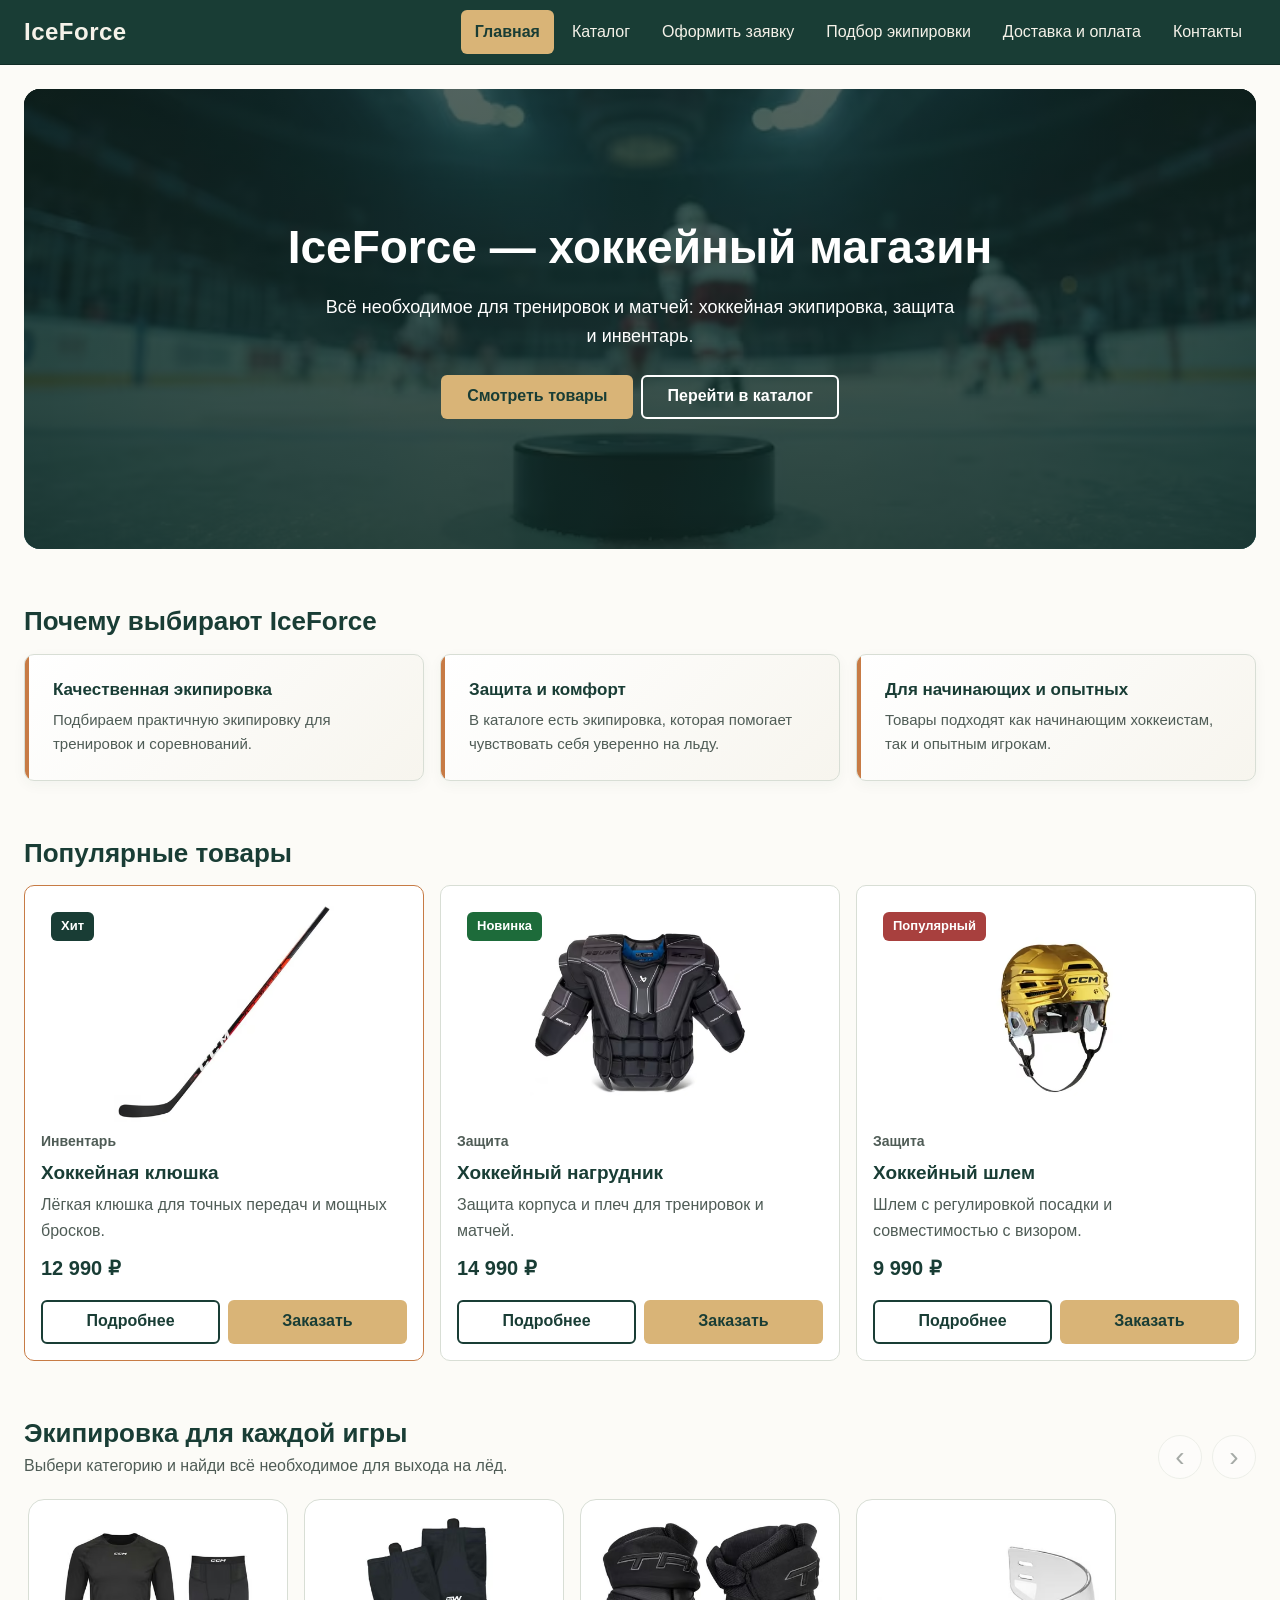
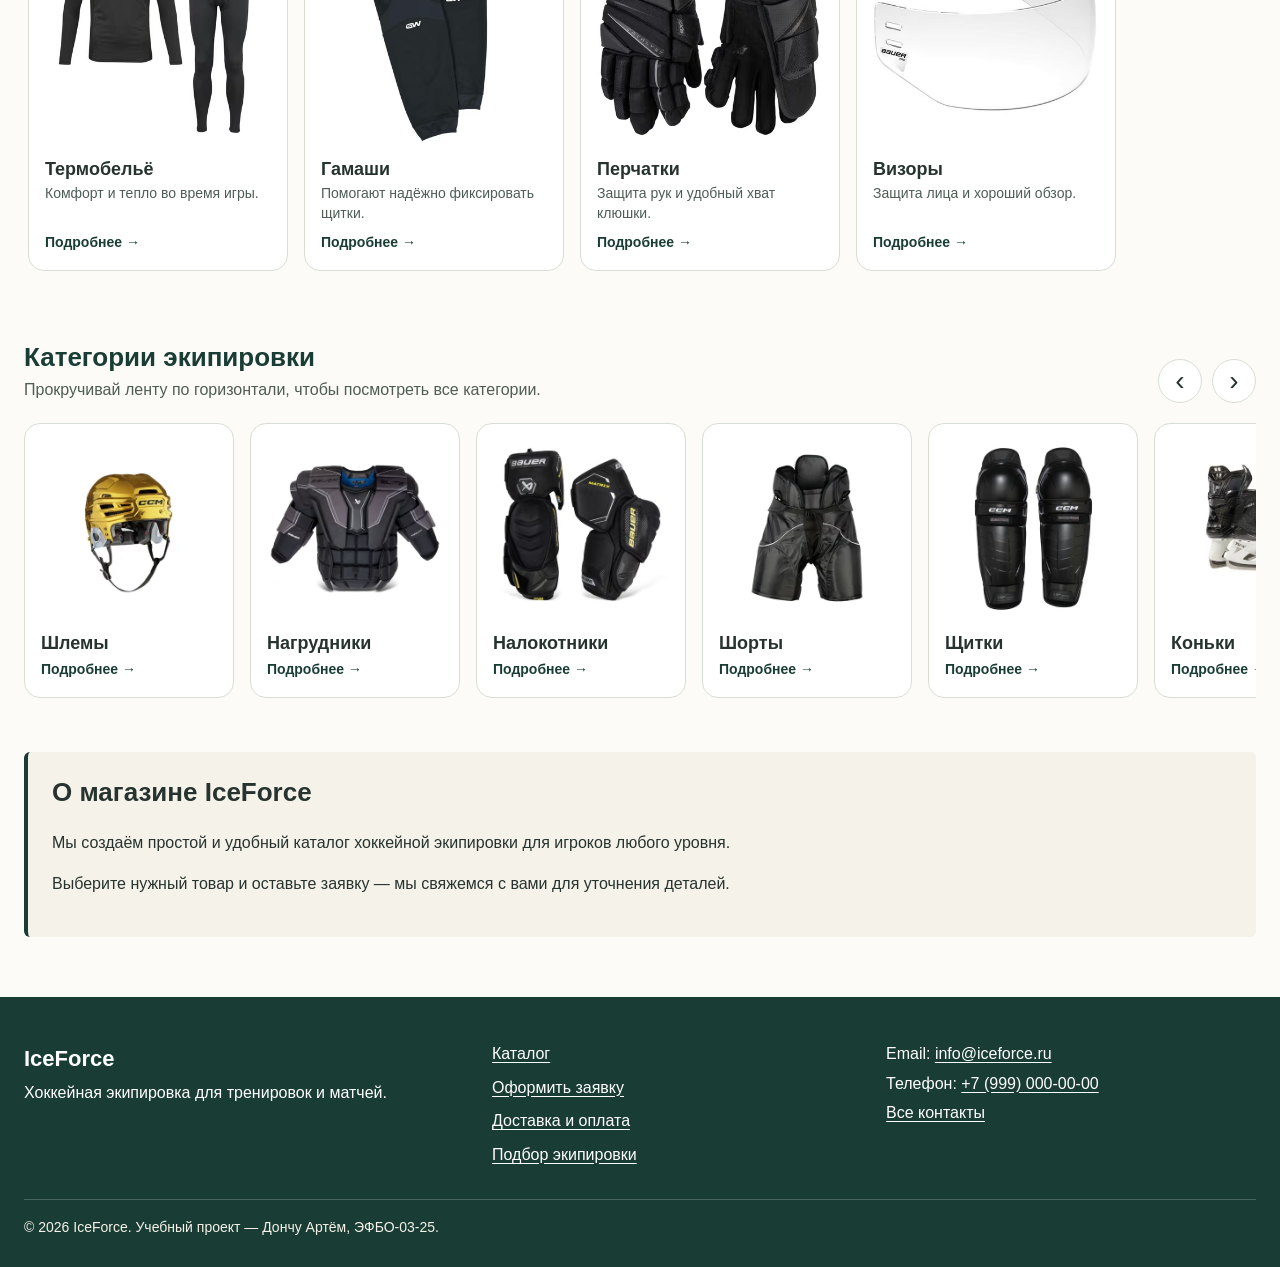
<file: index.html>
<!DOCTYPE html>
<html lang="ru">
<head>
  <meta charset="UTF-8">
  <meta name="viewport" content="width=device-width, initial-scale=1.0">
  <meta name="description" content="IceForce — учебный интернет-магазин хоккейной экипировки: защита, инвентарь и одежда для тренировок и матчей.">
  <meta name="theme-color" content="#193d35">
  <title>IceForce — хоккейный магазин</title>
  <link rel="stylesheet" href="css/style.css">
  <link rel="stylesheet" href="css/responsive.css">
  <script>document.documentElement.classList.add('js');</script>
  <script src="js/main.js" defer></script>
</head>
<body>

<a class="skip-link" href="#main">Перейти к основному содержимому</a>

<header class="site-header">
  <div class="site-header__inner container">
    <a class="site-header__logo" href="index.html">IceForce</a>

    <button class="site-header__menu-button" type="button" aria-expanded="false" aria-controls="site-nav">
      <span class="site-header__menu-icon" aria-hidden="true"></span>
      Меню
    </button>

    <nav class="site-nav" id="site-nav" aria-label="Основная навигация">
      <ul class="site-nav__list">
        <li><a class="site-nav__link site-nav__link--active" href="index.html" aria-current="page">Главная</a></li>
        <li><a class="site-nav__link" href="catalog.html">Каталог</a></li>
        <li><a class="site-nav__link" href="order.html">Оформить заявку</a></li>
        <li><a class="site-nav__link" href="size-guide.html">Подбор экипировки</a></li>
        <li><a class="site-nav__link" href="delivery.html">Доставка и оплата</a></li>
        <li><a class="site-nav__link" href="contacts.html">Контакты</a></li>
      </ul>
    </nav>
  </div>
</header>

<main id="main" tabindex="-1">
  <div class="container">

    <section class="hero" aria-labelledby="hero-title">
      <picture class="hero__media">
        <source type="image/avif" srcset="images/hero-480.avif 480w, images/hero-740.avif 740w" sizes="100vw">
        <source type="image/webp" srcset="images/hero-480.webp 480w, images/hero-740.webp 740w" sizes="100vw">
        <img src="images/hero-740.jpg" srcset="images/hero-480.jpg 480w, images/hero-740.jpg 740w" sizes="100vw" width="740" height="422" alt="" fetchpriority="high">
      </picture>
      <div class="hero__content">
        <h1 class="hero__title" id="hero-title">IceForce — хоккейный магазин</h1>
        <p class="hero__text">
          Всё необходимое для тренировок и матчей:
          хоккейная экипировка, защита и инвентарь.
        </p>
        <div class="hero__actions">
          <a class="button button--primary" href="#popular">Смотреть товары</a>
          <a class="button button--light" href="catalog.html">Перейти в каталог</a>
        </div>
      </div>
    </section>

    <section class="section advantages" id="advantages" aria-labelledby="advantages-title">
      <h2 class="section-title" id="advantages-title">Почему выбирают IceForce</h2>
      <div class="advantages__grid">
        <article class="advantage">
          <h3 class="advantage__title">Качественная экипировка</h3>
          <p class="advantage__text">Подбираем практичную экипировку для тренировок и соревнований.</p>
        </article>
        <article class="advantage">
          <h3 class="advantage__title">Защита и комфорт</h3>
          <p class="advantage__text">В каталоге есть экипировка, которая помогает чувствовать себя уверенно на льду.</p>
        </article>
        <article class="advantage">
          <h3 class="advantage__title">Для начинающих и опытных</h3>
          <p class="advantage__text">Товары подходят как начинающим хоккеистам, так и опытным игрокам.</p>
        </article>
      </div>
    </section>

    <section class="section popular" id="popular" aria-labelledby="popular-title">
      <h2 class="section-title" id="popular-title">Популярные товары</h2>
      <ul class="products-grid products-grid--popular">
        <li>
          <article class="product-card product-card--featured" data-category="equipment" data-price="12990" data-name="Хоккейная клюшка">
            <div class="product-card__image-wrapper">
              <span class="product-card__badge">Хит</span>
              <picture>
                <source type="image/avif" srcset="images/hockey-stick-400.avif 400w, images/hockey-stick-800.avif 800w" sizes="(min-width: 1280px) 370px, (min-width: 768px) 28vw, 88vw">
                <source type="image/webp" srcset="images/hockey-stick-400.webp 400w, images/hockey-stick-800.webp 800w" sizes="(min-width: 1280px) 370px, (min-width: 768px) 28vw, 88vw">
                <img class="product-card__image" src="images/hockey-stick-800.jpg" srcset="images/hockey-stick-400.jpg 400w, images/hockey-stick-800.jpg 800w" sizes="(min-width: 1280px) 370px, (min-width: 768px) 28vw, 88vw" width="800" height="800" alt="Композитная хоккейная клюшка с чёрно-красным древком" decoding="async">
              </picture>
            </div>
            <p class="product-card__category">Инвентарь</p>
            <h3 class="product-card__title"><a class="product-card__link" href="product.html?id=stick">Хоккейная клюшка</a></h3>
            <p class="product-card__description">Лёгкая клюшка для точных передач и мощных бросков.</p>
            <p class="product-card__price">12 990 ₽</p>
            <div class="product-card__actions">
              <a class="button button--secondary" href="product.html?id=stick">Подробнее<span class="visually-hidden"> о товаре «Хоккейная клюшка»</span></a>
              <button class="button button--primary product-card__button" type="button" data-order-product="stick">Заказать<span class="visually-hidden"> «Хоккейная клюшка»</span></button>
            </div>
          </article>
        </li>
        <li>
          <article class="product-card" data-category="protection" data-price="14990" data-name="Хоккейный нагрудник">
            <div class="product-card__image-wrapper">
              <span class="product-card__badge product-card__badge--new">Новинка</span>
              <picture>
                <source type="image/avif" srcset="images/hockey-chest-400.avif 400w, images/hockey-chest-800.avif 800w" sizes="(min-width: 1280px) 370px, (min-width: 768px) 28vw, (min-width: 480px) 42vw, 82vw">
                <source type="image/webp" srcset="images/hockey-chest-400.webp 400w, images/hockey-chest-800.webp 800w" sizes="(min-width: 1280px) 370px, (min-width: 768px) 28vw, (min-width: 480px) 42vw, 82vw">
                <img class="product-card__image" src="images/hockey-chest-800.jpg" srcset="images/hockey-chest-400.jpg 400w, images/hockey-chest-800.jpg 800w" sizes="(min-width: 1280px) 370px, (min-width: 768px) 28vw, (min-width: 480px) 42vw, 82vw" width="800" height="800" alt="Чёрно-серый хоккейный нагрудник с усиленными плечами" decoding="async">
              </picture>
            </div>
            <p class="product-card__category">Защита</p>
            <h3 class="product-card__title"><a class="product-card__link" href="product.html?id=chest">Хоккейный нагрудник</a></h3>
            <p class="product-card__description">Защита корпуса и плеч для тренировок и матчей.</p>
            <p class="product-card__price">14 990 ₽</p>
            <div class="product-card__actions">
              <a class="button button--secondary" href="product.html?id=chest">Подробнее<span class="visually-hidden"> о товаре «Хоккейный нагрудник»</span></a>
              <button class="button button--primary product-card__button" type="button" data-order-product="chest">Заказать<span class="visually-hidden"> «Хоккейный нагрудник»</span></button>
            </div>
          </article>
        </li>
        <li>
          <article class="product-card" data-category="protection" data-price="9990" data-name="Хоккейный шлем">
            <div class="product-card__image-wrapper">
              <span class="product-card__badge product-card__badge--discount">Популярный</span>
              <picture>
                <source type="image/avif" srcset="images/hockey-helmet-400.avif 400w, images/hockey-helmet-800.avif 800w" sizes="(min-width: 1280px) 370px, (min-width: 768px) 28vw, (min-width: 480px) 42vw, 82vw">
                <source type="image/webp" srcset="images/hockey-helmet-400.webp 400w, images/hockey-helmet-800.webp 800w" sizes="(min-width: 1280px) 370px, (min-width: 768px) 28vw, (min-width: 480px) 42vw, 82vw">
                <img class="product-card__image" src="images/hockey-helmet-800.jpg" srcset="images/hockey-helmet-400.jpg 400w, images/hockey-helmet-800.jpg 800w" sizes="(min-width: 1280px) 370px, (min-width: 768px) 28vw, (min-width: 480px) 42vw, 82vw" width="800" height="800" alt="Золотистый хоккейный шлем с белыми внутренними вставками" decoding="async">
              </picture>
            </div>
            <p class="product-card__category">Защита</p>
            <h3 class="product-card__title"><a class="product-card__link" href="product.html?id=helmet">Хоккейный шлем</a></h3>
            <p class="product-card__description">Шлем с регулировкой посадки и совместимостью с визором.</p>
            <p class="product-card__price">9 990 ₽</p>
            <div class="product-card__actions">
              <a class="button button--secondary" href="product.html?id=helmet">Подробнее<span class="visually-hidden"> о товаре «Хоккейный шлем»</span></a>
              <button class="button button--primary product-card__button" type="button" data-order-product="helmet">Заказать<span class="visually-hidden"> «Хоккейный шлем»</span></button>
            </div>
          </article>
        </li>
      </ul>
    </section>

    <section class="section category-featured" aria-labelledby="featured-title">
      <div class="category-section__heading">
        <div>
          <h2 class="section-title" id="featured-title">Экипировка для каждой игры</h2>
          <p class="category-section__description">Выбери категорию и найди всё необходимое для выхода на лёд.</p>
        </div>
        <div class="category-carousel-controls">
          <button class="category-arrow" type="button" data-scroll-target="featured-track" data-direction="left" aria-controls="featured-track" aria-label="Прокрутить назад">‹</button>
          <button class="category-arrow" type="button" data-scroll-target="featured-track" data-direction="right" aria-controls="featured-track" aria-label="Прокрутить вперёд">›</button>
        </div>
      </div>
      <div class="category-carousel" id="featured-track" tabindex="0" role="region" aria-label="Популярные категории">
        <ul class="category-carousel__list">
          <li class="category-carousel__item">
            <a class="category-card" href="product.html?id=thermal">
              <picture>
                <source type="image/avif" srcset="images/category-thermal-400.avif 400w, images/category-thermal-800.avif 800w" sizes="(min-width: 768px) 260px, (min-width: 480px) 240px, 78vw">
                <source type="image/webp" srcset="images/category-thermal-400.webp 400w, images/category-thermal-800.webp 800w" sizes="(min-width: 768px) 260px, (min-width: 480px) 240px, 78vw">
                <img class="category-card__image" src="images/category-thermal-800.jpg" srcset="images/category-thermal-400.jpg 400w, images/category-thermal-800.jpg 800w" sizes="(min-width: 768px) 260px, (min-width: 480px) 240px, 78vw" width="800" height="800" alt="" loading="lazy" decoding="async">
              </picture>
              <div class="category-card__content">
                <h3 class="category-card__title">Термобельё</h3>
                <p class="category-card__description">Комфорт и тепло во время игры.</p>
                <span class="category-card__link">Подробнее <span aria-hidden="true">→</span></span>
              </div>
            </a>
          </li>
          <li class="category-carousel__item">
            <a class="category-card" href="product.html?id=gamashi">
              <picture>
                <source type="image/avif" srcset="images/category-gamashi-400.avif 400w, images/category-gamashi-800.avif 800w" sizes="(min-width: 768px) 260px, (min-width: 480px) 240px, 78vw">
                <source type="image/webp" srcset="images/category-gamashi-400.webp 400w, images/category-gamashi-800.webp 800w" sizes="(min-width: 768px) 260px, (min-width: 480px) 240px, 78vw">
                <img class="category-card__image" src="images/category-gamashi-800.jpg" srcset="images/category-gamashi-400.jpg 400w, images/category-gamashi-800.jpg 800w" sizes="(min-width: 768px) 260px, (min-width: 480px) 240px, 78vw" width="800" height="800" alt="" loading="lazy" decoding="async">
              </picture>
              <div class="category-card__content">
                <h3 class="category-card__title">Гамаши</h3>
                <p class="category-card__description">Помогают надёжно фиксировать щитки.</p>
                <span class="category-card__link">Подробнее <span aria-hidden="true">→</span></span>
              </div>
            </a>
          </li>
          <li class="category-carousel__item">
            <a class="category-card" href="product.html?id=gloves">
              <picture>
                <source type="image/avif" srcset="images/category-gloves-400.avif 400w, images/category-gloves-800.avif 800w" sizes="(min-width: 768px) 260px, (min-width: 480px) 240px, 78vw">
                <source type="image/webp" srcset="images/category-gloves-400.webp 400w, images/category-gloves-800.webp 800w" sizes="(min-width: 768px) 260px, (min-width: 480px) 240px, 78vw">
                <img class="category-card__image" src="images/category-gloves-800.jpg" srcset="images/category-gloves-400.jpg 400w, images/category-gloves-800.jpg 800w" sizes="(min-width: 768px) 260px, (min-width: 480px) 240px, 78vw" width="800" height="800" alt="" loading="lazy" decoding="async">
              </picture>
              <div class="category-card__content">
                <h3 class="category-card__title">Перчатки</h3>
                <p class="category-card__description">Защита рук и удобный хват клюшки.</p>
                <span class="category-card__link">Подробнее <span aria-hidden="true">→</span></span>
              </div>
            </a>
          </li>
          <li class="category-carousel__item">
            <a class="category-card" href="product.html?id=visor">
              <picture>
                <source type="image/avif" srcset="images/category-visor-400.avif 400w, images/category-visor-800.avif 800w" sizes="(min-width: 768px) 260px, (min-width: 480px) 240px, 78vw">
                <source type="image/webp" srcset="images/category-visor-400.webp 400w, images/category-visor-800.webp 800w" sizes="(min-width: 768px) 260px, (min-width: 480px) 240px, 78vw">
                <img class="category-card__image" src="images/category-visor-800.jpg" srcset="images/category-visor-400.jpg 400w, images/category-visor-800.jpg 800w" sizes="(min-width: 768px) 260px, (min-width: 480px) 240px, 78vw" width="800" height="800" alt="" loading="lazy" decoding="async">
              </picture>
              <div class="category-card__content">
                <h3 class="category-card__title">Визоры</h3>
                <p class="category-card__description">Защита лица и хороший обзор.</p>
                <span class="category-card__link">Подробнее <span aria-hidden="true">→</span></span>
              </div>
            </a>
          </li>
        </ul>
      </div>
    </section>

    <section class="section category-slider-section" aria-labelledby="all-categories-title">
      <div class="category-section__heading">
        <div>
          <h2 class="section-title" id="all-categories-title">Категории экипировки</h2>
          <p class="category-section__description">Прокручивай ленту по горизонтали, чтобы посмотреть все категории.</p>
        </div>
        <div class="category-carousel-controls">
          <button class="category-arrow" type="button" data-scroll-target="all-category-track" data-direction="left" aria-controls="all-category-track" aria-label="Прокрутить назад">‹</button>
          <button class="category-arrow" type="button" data-scroll-target="all-category-track" data-direction="right" aria-controls="all-category-track" aria-label="Прокрутить вперёд">›</button>
        </div>
      </div>
      <div class="category-carousel category-carousel--slides" id="all-category-track" tabindex="0" role="region" aria-label="Категории хоккейной экипировки">
        <ul class="category-carousel__list">
          <li class="category-carousel__item">
            <a class="category-card" href="product.html?id=helmet">
              <picture>
                <source type="image/avif" srcset="images/hockey-helmet-400.avif 400w, images/hockey-helmet-800.avif 800w" sizes="(min-width: 768px) 210px, (min-width: 480px) 190px, 62vw">
                <source type="image/webp" srcset="images/hockey-helmet-400.webp 400w, images/hockey-helmet-800.webp 800w" sizes="(min-width: 768px) 210px, (min-width: 480px) 190px, 62vw">
                <img class="category-card__image" src="images/hockey-helmet-800.jpg" srcset="images/hockey-helmet-400.jpg 400w, images/hockey-helmet-800.jpg 800w" sizes="(min-width: 768px) 210px, (min-width: 480px) 190px, 62vw" width="800" height="800" alt="" loading="lazy" decoding="async">
              </picture>
              <div class="category-card__content">
                <h3 class="category-card__title">Шлемы</h3>
                <span class="category-card__link">Подробнее <span aria-hidden="true">→</span></span>
              </div>
            </a>
          </li>
          <li class="category-carousel__item">
            <a class="category-card" href="product.html?id=chest">
              <picture>
                <source type="image/avif" srcset="images/hockey-chest-400.avif 400w, images/hockey-chest-800.avif 800w" sizes="(min-width: 768px) 210px, (min-width: 480px) 190px, 62vw">
                <source type="image/webp" srcset="images/hockey-chest-400.webp 400w, images/hockey-chest-800.webp 800w" sizes="(min-width: 768px) 210px, (min-width: 480px) 190px, 62vw">
                <img class="category-card__image" src="images/hockey-chest-800.jpg" srcset="images/hockey-chest-400.jpg 400w, images/hockey-chest-800.jpg 800w" sizes="(min-width: 768px) 210px, (min-width: 480px) 190px, 62vw" width="800" height="800" alt="" loading="lazy" decoding="async">
              </picture>
              <div class="category-card__content">
                <h3 class="category-card__title">Нагрудники</h3>
                <span class="category-card__link">Подробнее <span aria-hidden="true">→</span></span>
              </div>
            </a>
          </li>
          <li class="category-carousel__item">
            <a class="category-card" href="product.html?id=elbow">
              <picture>
                <source type="image/avif" srcset="images/category-elbow-pads-400.avif 400w, images/category-elbow-pads-800.avif 800w" sizes="(min-width: 768px) 210px, (min-width: 480px) 190px, 62vw">
                <source type="image/webp" srcset="images/category-elbow-pads-400.webp 400w, images/category-elbow-pads-800.webp 800w" sizes="(min-width: 768px) 210px, (min-width: 480px) 190px, 62vw">
                <img class="category-card__image" src="images/category-elbow-pads-800.jpg" srcset="images/category-elbow-pads-400.jpg 400w, images/category-elbow-pads-800.jpg 800w" sizes="(min-width: 768px) 210px, (min-width: 480px) 190px, 62vw" width="800" height="800" alt="" loading="lazy" decoding="async">
              </picture>
              <div class="category-card__content">
                <h3 class="category-card__title">Налокотники</h3>
                <span class="category-card__link">Подробнее <span aria-hidden="true">→</span></span>
              </div>
            </a>
          </li>
          <li class="category-carousel__item">
            <a class="category-card" href="product.html?id=shorts">
              <picture>
                <source type="image/avif" srcset="images/category-hockey-shorts-400.avif 400w, images/category-hockey-shorts-800.avif 800w" sizes="(min-width: 768px) 210px, (min-width: 480px) 190px, 62vw">
                <source type="image/webp" srcset="images/category-hockey-shorts-400.webp 400w, images/category-hockey-shorts-800.webp 800w" sizes="(min-width: 768px) 210px, (min-width: 480px) 190px, 62vw">
                <img class="category-card__image" src="images/category-hockey-shorts-800.jpg" srcset="images/category-hockey-shorts-400.jpg 400w, images/category-hockey-shorts-800.jpg 800w" sizes="(min-width: 768px) 210px, (min-width: 480px) 190px, 62vw" width="800" height="800" alt="" loading="lazy" decoding="async">
              </picture>
              <div class="category-card__content">
                <h3 class="category-card__title">Шорты</h3>
                <span class="category-card__link">Подробнее <span aria-hidden="true">→</span></span>
              </div>
            </a>
          </li>
          <li class="category-carousel__item">
            <a class="category-card" href="product.html?id=shin">
              <picture>
                <source type="image/avif" srcset="images/category-shin-guards-400.avif 400w, images/category-shin-guards-800.avif 800w" sizes="(min-width: 768px) 210px, (min-width: 480px) 190px, 62vw">
                <source type="image/webp" srcset="images/category-shin-guards-400.webp 400w, images/category-shin-guards-800.webp 800w" sizes="(min-width: 768px) 210px, (min-width: 480px) 190px, 62vw">
                <img class="category-card__image" src="images/category-shin-guards-800.jpg" srcset="images/category-shin-guards-400.jpg 400w, images/category-shin-guards-800.jpg 800w" sizes="(min-width: 768px) 210px, (min-width: 480px) 190px, 62vw" width="800" height="800" alt="" loading="lazy" decoding="async">
              </picture>
              <div class="category-card__content">
                <h3 class="category-card__title">Щитки</h3>
                <span class="category-card__link">Подробнее <span aria-hidden="true">→</span></span>
              </div>
            </a>
          </li>
          <li class="category-carousel__item">
            <a class="category-card" href="product.html?id=skates">
              <picture>
                <source type="image/avif" srcset="images/category-skates-400.avif 400w, images/category-skates-800.avif 800w" sizes="(min-width: 768px) 210px, (min-width: 480px) 190px, 62vw">
                <source type="image/webp" srcset="images/category-skates-400.webp 400w, images/category-skates-800.webp 800w" sizes="(min-width: 768px) 210px, (min-width: 480px) 190px, 62vw">
                <img class="category-card__image" src="images/category-skates-800.jpg" srcset="images/category-skates-400.jpg 400w, images/category-skates-800.jpg 800w" sizes="(min-width: 768px) 210px, (min-width: 480px) 190px, 62vw" width="800" height="800" alt="" loading="lazy" decoding="async">
              </picture>
              <div class="category-card__content">
                <h3 class="category-card__title">Коньки</h3>
                <span class="category-card__link">Подробнее <span aria-hidden="true">→</span></span>
              </div>
            </a>
          </li>
          <li class="category-carousel__item">
            <a class="category-card" href="product.html?id=stick">
              <picture>
                <source type="image/avif" srcset="images/hockey-stick-400.avif 400w, images/hockey-stick-800.avif 800w" sizes="(min-width: 768px) 210px, (min-width: 480px) 190px, 62vw">
                <source type="image/webp" srcset="images/hockey-stick-400.webp 400w, images/hockey-stick-800.webp 800w" sizes="(min-width: 768px) 210px, (min-width: 480px) 190px, 62vw">
                <img class="category-card__image" src="images/hockey-stick-800.jpg" srcset="images/hockey-stick-400.jpg 400w, images/hockey-stick-800.jpg 800w" sizes="(min-width: 768px) 210px, (min-width: 480px) 190px, 62vw" width="800" height="800" alt="" loading="lazy" decoding="async">
              </picture>
              <div class="category-card__content">
                <h3 class="category-card__title">Клюшки</h3>
                <span class="category-card__link">Подробнее <span aria-hidden="true">→</span></span>
              </div>
            </a>
          </li>
          <li class="category-carousel__item">
            <a class="category-card" href="product.html?id=jersey">
              <picture>
                <source type="image/avif" srcset="images/category-jersey-400.avif 400w, images/category-jersey-800.avif 800w" sizes="(min-width: 768px) 210px, (min-width: 480px) 190px, 62vw">
                <source type="image/webp" srcset="images/category-jersey-400.webp 400w, images/category-jersey-800.webp 800w" sizes="(min-width: 768px) 210px, (min-width: 480px) 190px, 62vw">
                <img class="category-card__image" src="images/category-jersey-800.jpg" srcset="images/category-jersey-400.jpg 400w, images/category-jersey-800.jpg 800w" sizes="(min-width: 768px) 210px, (min-width: 480px) 190px, 62vw" width="800" height="800" alt="" loading="lazy" decoding="async">
              </picture>
              <div class="category-card__content">
                <h3 class="category-card__title">Джерси</h3>
                <span class="category-card__link">Подробнее <span aria-hidden="true">→</span></span>
              </div>
            </a>
          </li>
        </ul>
      </div>
    </section>

    <section class="info-block" aria-labelledby="about-title">
      <h2 id="about-title">О магазине IceForce</h2>
      <p>Мы создаём простой и удобный каталог хоккейной экипировки для игроков любого уровня.</p>
      <p>Выберите нужный товар и оставьте заявку — мы свяжемся с вами для уточнения деталей.</p>
    </section>

  </div>
</main>

<dialog class="order-dialog" id="order-dialog" aria-labelledby="order-dialog-title">
  <div class="order-dialog__content">
    <h2 class="order-dialog__title" id="order-dialog-title">Быстрый заказ</h2>
    <button class="order-dialog__close" type="button" data-dialog-close aria-label="Закрыть окно">×</button>

    <form class="order-form" id="order-form" action="order.html" method="get" data-success="Заявка отправлена! Мы свяжемся с вами в ближайшее время.">
      <p class="order-form__note">Поля, отмеченные <span class="order-form__required" aria-hidden="true">*</span>, обязательны.</p>

      <div class="order-form__grid">
        <div class="order-form__field order-form__field--wide">
          <label class="order-form__label" for="dialog-product">Товар</label>
          <input class="order-form__input" id="dialog-product" name="product-name" type="text" readonly>
          <input type="hidden" id="dialog-product-id" name="product">
        </div>

        <div class="order-form__field">
          <label class="order-form__label" for="dialog-size">Размерная категория <span class="order-form__required" aria-hidden="true">*</span></label>
          <select class="order-form__select" id="dialog-size" name="size" required aria-describedby="dialog-size-error">
            <option value="">Выберите размер</option>
            <option value="YTH">Youth (YTH) — детский</option>
            <option value="JR">Junior (JR) — юниорский</option>
            <option value="INT">Intermediate (INT) — промежуточный</option>
            <option value="SR">Senior (SR) — взрослый</option>
          </select>
          <p class="order-form__error" id="dialog-size-error"></p>
        </div>

        <div class="order-form__field">
          <label class="order-form__label" for="dialog-name">Имя <span class="order-form__required" aria-hidden="true">*</span></label>
          <input class="order-form__input" id="dialog-name" name="name" type="text" autocomplete="name" required aria-describedby="dialog-name-error">
          <p class="order-form__error" id="dialog-name-error"></p>
        </div>

        <div class="order-form__field">
          <label class="order-form__label" for="dialog-phone">Телефон <span class="order-form__required" aria-hidden="true">*</span></label>
          <input class="order-form__input" id="dialog-phone" name="phone" type="tel" autocomplete="tel" inputmode="tel" required pattern="[0-9+()\-\s]{10,20}" aria-describedby="dialog-phone-hint dialog-phone-error">
          <p class="order-form__hint" id="dialog-phone-hint">Например: +7 999 000-00-00</p>
          <p class="order-form__error" id="dialog-phone-error"></p>
        </div>

        <div class="order-form__field">
          <label class="order-form__label" for="dialog-email">Email <span class="order-form__required" aria-hidden="true">*</span></label>
          <input class="order-form__input" id="dialog-email" name="email" type="email" autocomplete="email" required aria-describedby="dialog-email-error">
          <p class="order-form__error" id="dialog-email-error"></p>
        </div>

        <div class="order-form__field order-form__field--wide">
          <label class="order-form__label" for="dialog-comment">Комментарий</label>
          <textarea class="order-form__textarea" id="dialog-comment" name="comment" rows="3"></textarea>
        </div>

        <div class="order-form__field order-form__field--wide">
          <label class="order-form__checkbox">
            <input type="checkbox" name="agreement" required aria-describedby="dialog-agreement-error">
            <span>Я согласен на обработку персональных данных <span class="order-form__required" aria-hidden="true">*</span></span>
          </label>
          <p class="order-form__error" id="dialog-agreement-error"></p>
        </div>
      </div>

      <div class="order-form__actions">
        <button class="button button--primary" type="submit">Отправить заявку</button>
        <button class="button button--secondary" type="button" data-dialog-close>Отмена</button>
      </div>
      <p class="order-form__note">Нужно указать адрес доставки или количество? <a href="order.html" id="dialog-full-form">Откройте полную форму заявки</a>.</p>
    </form>
  </div>
</dialog>

<footer class="site-footer">
  <div class="site-footer__inner container">
    <div>
      <p class="site-footer__title">IceForce</p>
      <p>Хоккейная экипировка для тренировок и матчей.</p>
    </div>

    <nav aria-label="Дополнительная навигация">
      <ul class="site-footer__links">
        <li><a href="catalog.html">Каталог</a></li>
        <li><a href="order.html">Оформить заявку</a></li>
        <li><a href="delivery.html">Доставка и оплата</a></li>
        <li><a href="size-guide.html">Подбор экипировки</a></li>
      </ul>
    </nav>

    <div>
      <p>Email: <a href="mailto:info@iceforce.ru">info@iceforce.ru</a></p>
      <p>Телефон: <a href="tel:+79990000000">+7 (999) 000-00-00</a></p>
      <p><a href="contacts.html">Все контакты</a></p>
    </div>

    <p class="site-footer__copyright">© 2026 IceForce. Учебный проект — Дончу Артём, ЭФБО-03-25.</p>
  </div>
</footer>

<button class="scroll-top" id="scroll-top" type="button">
  <span aria-hidden="true">↑</span> Наверх
</button>

<div class="toast" id="toast" role="status" aria-live="polite"></div>

</body>
</html>
</file>
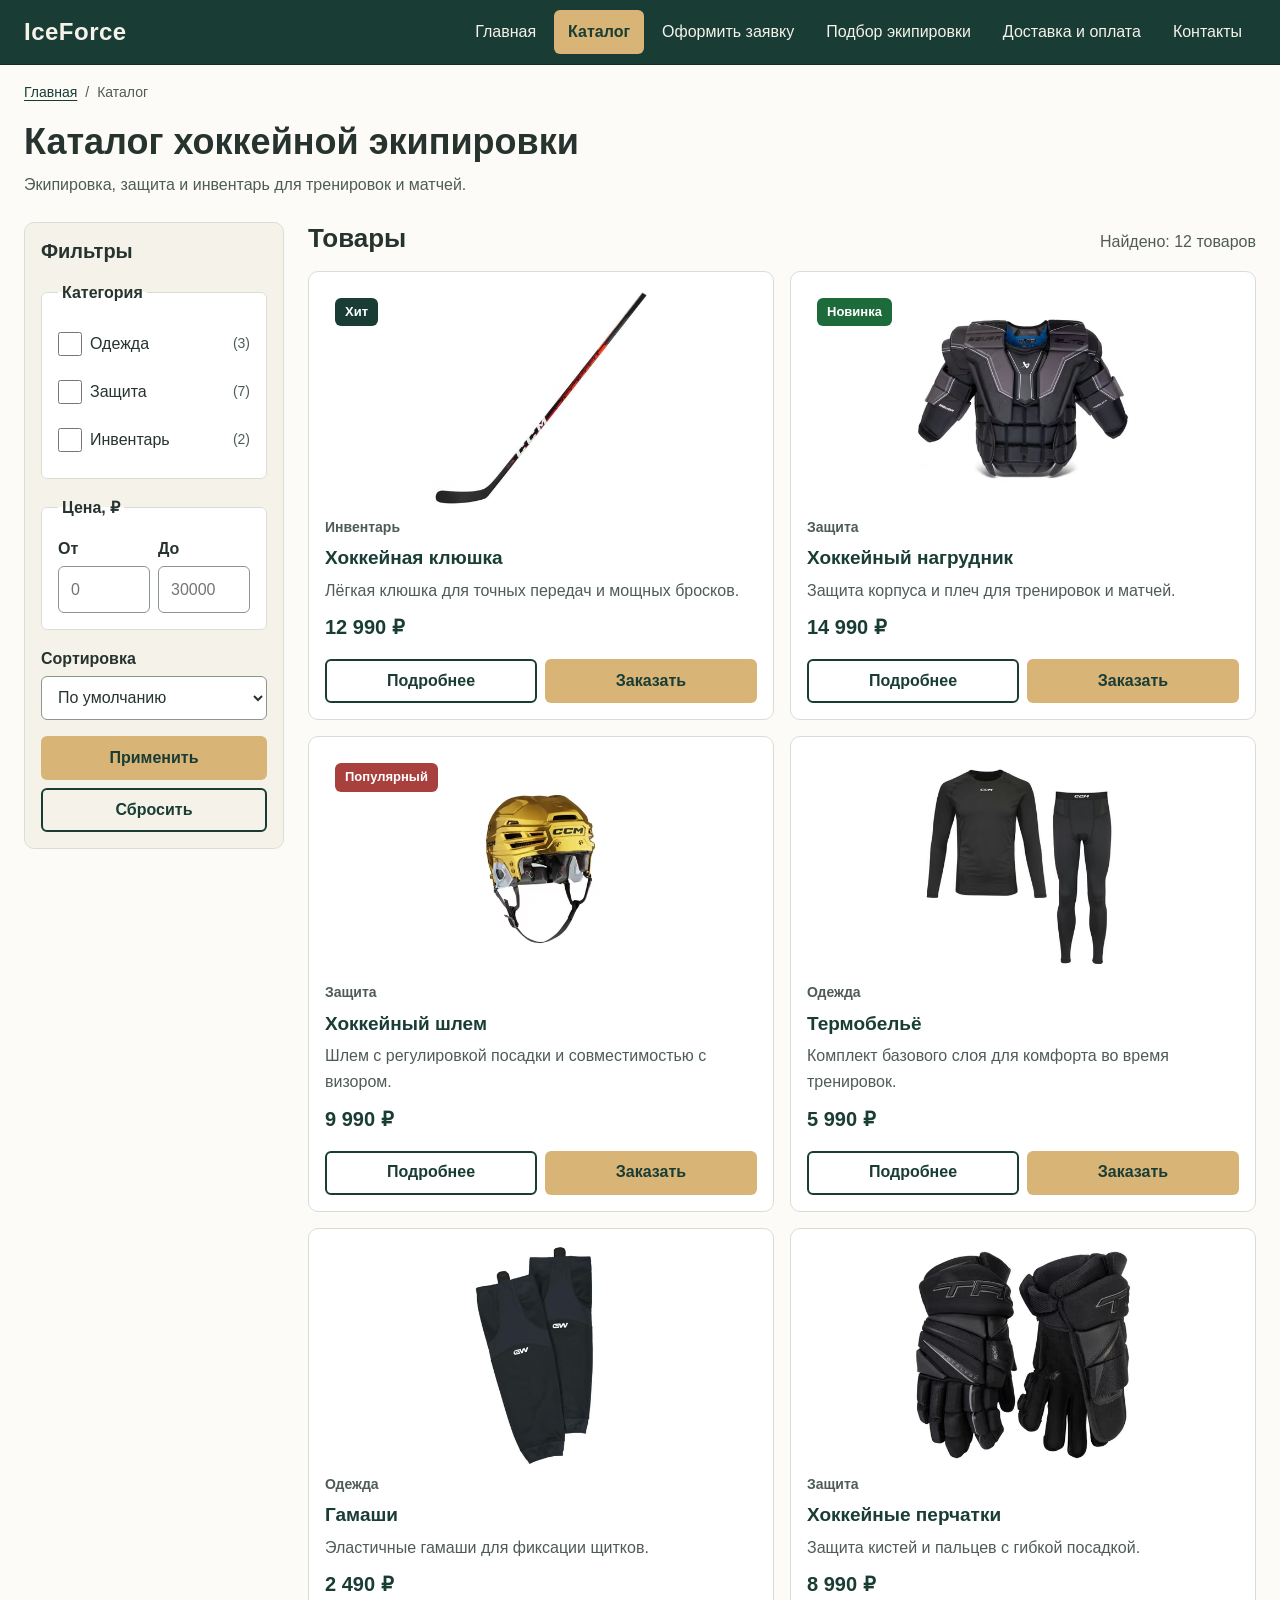
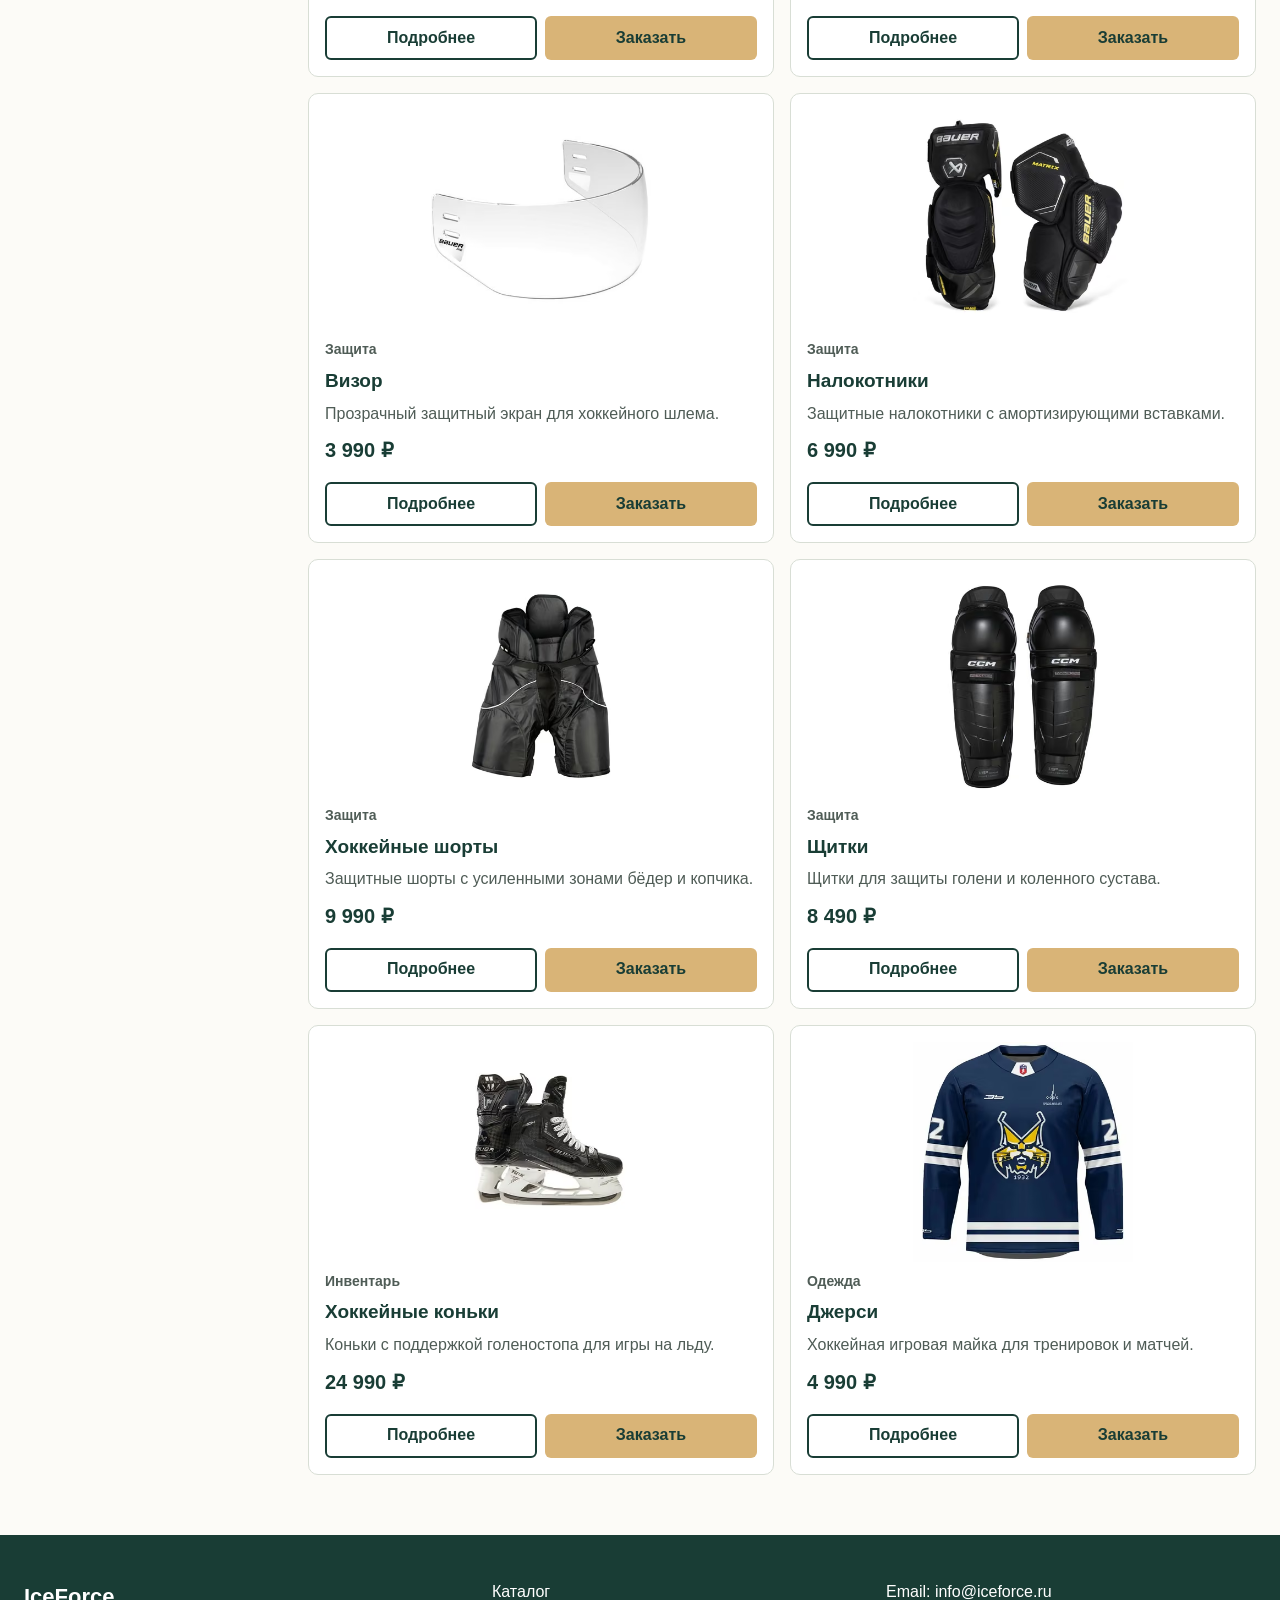
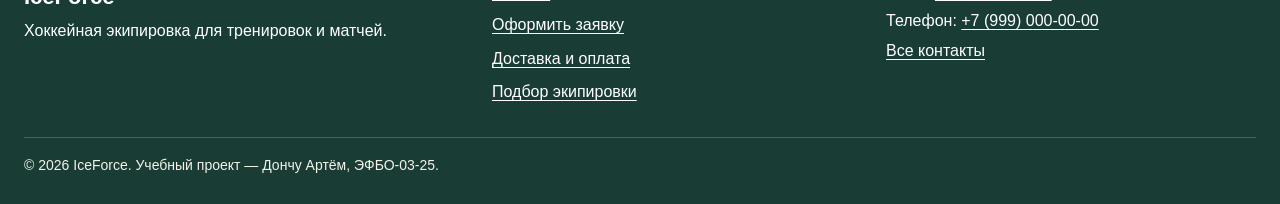
<file: catalog.html>
<!DOCTYPE html>
<html lang="ru">
<head>
  <meta charset="UTF-8">
  <meta name="viewport" content="width=device-width, initial-scale=1.0">
  <meta name="description" content="Каталог хоккейной экипировки IceForce: защита, инвентарь и одежда с фильтрами по категориям и цене.">
  <meta name="theme-color" content="#193d35">
  <title>Каталог — IceForce</title>
  <link rel="stylesheet" href="css/style.css">
  <link rel="stylesheet" href="css/responsive.css">
  <script>document.documentElement.classList.add('js');</script>
  <script src="js/main.js" defer></script>
</head>
<body>

<a class="skip-link" href="#main">Перейти к основному содержимому</a>

<header class="site-header">
  <div class="site-header__inner container">
    <a class="site-header__logo" href="index.html">IceForce</a>

    <button class="site-header__menu-button" type="button" aria-expanded="false" aria-controls="site-nav">
      <span class="site-header__menu-icon" aria-hidden="true"></span>
      Меню
    </button>

    <nav class="site-nav" id="site-nav" aria-label="Основная навигация">
      <ul class="site-nav__list">
        <li><a class="site-nav__link" href="index.html">Главная</a></li>
        <li><a class="site-nav__link site-nav__link--active" href="catalog.html" aria-current="page">Каталог</a></li>
        <li><a class="site-nav__link" href="order.html">Оформить заявку</a></li>
        <li><a class="site-nav__link" href="size-guide.html">Подбор экипировки</a></li>
        <li><a class="site-nav__link" href="delivery.html">Доставка и оплата</a></li>
        <li><a class="site-nav__link" href="contacts.html">Контакты</a></li>
      </ul>
    </nav>
  </div>
</header>

<main id="main" tabindex="-1">
  <div class="container">
  <nav class="breadcrumbs" aria-label="Хлебные крошки">
    <ol class="breadcrumbs__list">
      <li class="breadcrumbs__item"><a class="breadcrumbs__link" href="index.html">Главная</a></li>
      <li class="breadcrumbs__item" aria-current="page">Каталог</li>
    </ol>
  </nav>

    <header class="page-intro">
      <h1>Каталог хоккейной экипировки</h1>
      <p>Экипировка, защита и инвентарь для тренировок и матчей.</p>
    </header>

    <div class="catalog-layout">
      <aside class="catalog-filters" aria-labelledby="filters-title">
        <div class="catalog-filters__header">
          <h2 class="catalog-filters__title" id="filters-title">Фильтры</h2>
          <button class="button button--secondary catalog-filters__toggle" type="button" aria-expanded="false" aria-controls="filters-form">Показать фильтры</button>
        </div>

        <form class="filters-form" id="filters-form" action="catalog.html" method="get">
          <fieldset class="filters-form__group">
            <legend class="filters-form__legend">Категория</legend>
            <label class="filters-form__option">
              <input type="checkbox" name="category" value="clothing">
              Одежда
              <span class="filters-form__count">(3)</span>
            </label>
            <label class="filters-form__option">
              <input type="checkbox" name="category" value="protection">
              Защита
              <span class="filters-form__count">(7)</span>
            </label>
            <label class="filters-form__option">
              <input type="checkbox" name="category" value="equipment">
              Инвентарь
              <span class="filters-form__count">(2)</span>
            </label>
          </fieldset>

          <fieldset class="filters-form__group">
            <legend class="filters-form__legend">Цена, ₽</legend>
            <div class="filters-form__range">
              <div class="order-form__field">
                <label class="order-form__label" for="price-from">От</label>
                <input class="order-form__input" id="price-from" name="price-from" type="number" inputmode="numeric" min="0" step="100" placeholder="0">
              </div>
              <div class="order-form__field">
                <label class="order-form__label" for="price-to">До</label>
                <input class="order-form__input" id="price-to" name="price-to" type="number" inputmode="numeric" min="0" step="100" placeholder="30000">
              </div>
            </div>
          </fieldset>

          <div class="order-form__field">
            <label class="order-form__label" for="sort">Сортировка</label>
            <select class="order-form__select" id="sort" name="sort">
              <option value="default">По умолчанию</option>
              <option value="price-asc">Сначала дешевле</option>
              <option value="price-desc">Сначала дороже</option>
              <option value="name">По названию</option>
            </select>
          </div>

          <div class="filters-form__actions">
            <button class="button button--primary" type="submit">Применить</button>
            <button class="button button--secondary" type="reset">Сбросить</button>
          </div>
        </form>
      </aside>

      <section class="catalog-products" aria-labelledby="products-title">
        <div class="catalog-products__header">
          <h2 class="catalog-products__title" id="products-title">Товары</h2>
          <p class="catalog-products__count" id="products-count" aria-live="polite">Найдено товаров: 12</p>
        </div>

        <ul class="products-grid" id="products-grid">
          <li data-product-item>
            <article class="product-card" data-category="equipment" data-price="12990" data-name="Хоккейная клюшка">
              <div class="product-card__image-wrapper">
                <span class="product-card__badge">Хит</span>
                <picture>
                  <source type="image/avif" srcset="images/hockey-stick-400.avif 400w, images/hockey-stick-800.avif 800w" sizes="(min-width: 1024px) 300px, (min-width: 480px) 42vw, 82vw">
                  <source type="image/webp" srcset="images/hockey-stick-400.webp 400w, images/hockey-stick-800.webp 800w" sizes="(min-width: 1024px) 300px, (min-width: 480px) 42vw, 82vw">
                  <img class="product-card__image" src="images/hockey-stick-800.jpg" srcset="images/hockey-stick-400.jpg 400w, images/hockey-stick-800.jpg 800w" sizes="(min-width: 1024px) 300px, (min-width: 480px) 42vw, 82vw" width="800" height="800" alt="Композитная хоккейная клюшка с чёрно-красным древком" loading="lazy" decoding="async">
                </picture>
              </div>
              <p class="product-card__category">Инвентарь</p>
              <h3 class="product-card__title"><a class="product-card__link" href="product.html?id=stick">Хоккейная клюшка</a></h3>
              <p class="product-card__description">Лёгкая клюшка для точных передач и мощных бросков.</p>
              <p class="product-card__price">12 990 ₽</p>
              <div class="product-card__actions">
                <a class="button button--secondary" href="product.html?id=stick">Подробнее<span class="visually-hidden"> о товаре «Хоккейная клюшка»</span></a>
                <a class="button button--primary" href="order.html?product=stick">Заказать<span class="visually-hidden"> «Хоккейная клюшка»</span></a>
              </div>
            </article>
          </li>
          <li data-product-item>
            <article class="product-card" data-category="protection" data-price="14990" data-name="Хоккейный нагрудник">
              <div class="product-card__image-wrapper">
                <span class="product-card__badge product-card__badge--new">Новинка</span>
                <picture>
                  <source type="image/avif" srcset="images/hockey-chest-400.avif 400w, images/hockey-chest-800.avif 800w" sizes="(min-width: 1024px) 300px, (min-width: 480px) 42vw, 82vw">
                  <source type="image/webp" srcset="images/hockey-chest-400.webp 400w, images/hockey-chest-800.webp 800w" sizes="(min-width: 1024px) 300px, (min-width: 480px) 42vw, 82vw">
                  <img class="product-card__image" src="images/hockey-chest-800.jpg" srcset="images/hockey-chest-400.jpg 400w, images/hockey-chest-800.jpg 800w" sizes="(min-width: 1024px) 300px, (min-width: 480px) 42vw, 82vw" width="800" height="800" alt="Чёрно-серый хоккейный нагрудник с усиленными плечами" loading="lazy" decoding="async">
                </picture>
              </div>
              <p class="product-card__category">Защита</p>
              <h3 class="product-card__title"><a class="product-card__link" href="product.html?id=chest">Хоккейный нагрудник</a></h3>
              <p class="product-card__description">Защита корпуса и плеч для тренировок и матчей.</p>
              <p class="product-card__price">14 990 ₽</p>
              <div class="product-card__actions">
                <a class="button button--secondary" href="product.html?id=chest">Подробнее<span class="visually-hidden"> о товаре «Хоккейный нагрудник»</span></a>
                <a class="button button--primary" href="order.html?product=chest">Заказать<span class="visually-hidden"> «Хоккейный нагрудник»</span></a>
              </div>
            </article>
          </li>
          <li data-product-item>
            <article class="product-card" data-category="protection" data-price="9990" data-name="Хоккейный шлем">
              <div class="product-card__image-wrapper">
                <span class="product-card__badge product-card__badge--discount">Популярный</span>
                <picture>
                  <source type="image/avif" srcset="images/hockey-helmet-400.avif 400w, images/hockey-helmet-800.avif 800w" sizes="(min-width: 1024px) 300px, (min-width: 480px) 42vw, 82vw">
                  <source type="image/webp" srcset="images/hockey-helmet-400.webp 400w, images/hockey-helmet-800.webp 800w" sizes="(min-width: 1024px) 300px, (min-width: 480px) 42vw, 82vw">
                  <img class="product-card__image" src="images/hockey-helmet-800.jpg" srcset="images/hockey-helmet-400.jpg 400w, images/hockey-helmet-800.jpg 800w" sizes="(min-width: 1024px) 300px, (min-width: 480px) 42vw, 82vw" width="800" height="800" alt="Золотистый хоккейный шлем с белыми внутренними вставками" loading="lazy" decoding="async">
                </picture>
              </div>
              <p class="product-card__category">Защита</p>
              <h3 class="product-card__title"><a class="product-card__link" href="product.html?id=helmet">Хоккейный шлем</a></h3>
              <p class="product-card__description">Шлем с регулировкой посадки и совместимостью с визором.</p>
              <p class="product-card__price">9 990 ₽</p>
              <div class="product-card__actions">
                <a class="button button--secondary" href="product.html?id=helmet">Подробнее<span class="visually-hidden"> о товаре «Хоккейный шлем»</span></a>
                <a class="button button--primary" href="order.html?product=helmet">Заказать<span class="visually-hidden"> «Хоккейный шлем»</span></a>
              </div>
            </article>
          </li>
          <li data-product-item>
            <article class="product-card" data-category="clothing" data-price="5990" data-name="Термобельё">
              <div class="product-card__image-wrapper">
                <picture>
                  <source type="image/avif" srcset="images/category-thermal-400.avif 400w, images/category-thermal-800.avif 800w" sizes="(min-width: 1024px) 300px, (min-width: 480px) 42vw, 82vw">
                  <source type="image/webp" srcset="images/category-thermal-400.webp 400w, images/category-thermal-800.webp 800w" sizes="(min-width: 1024px) 300px, (min-width: 480px) 42vw, 82vw">
                  <img class="product-card__image" src="images/category-thermal-800.jpg" srcset="images/category-thermal-400.jpg 400w, images/category-thermal-800.jpg 800w" sizes="(min-width: 1024px) 300px, (min-width: 480px) 42vw, 82vw" width="800" height="800" alt="Чёрный комплект компрессионного термобелья: лонгслив и брюки" loading="lazy" decoding="async">
                </picture>
              </div>
              <p class="product-card__category">Одежда</p>
              <h3 class="product-card__title"><a class="product-card__link" href="product.html?id=thermal">Термобельё</a></h3>
              <p class="product-card__description">Комплект базового слоя для комфорта во время тренировок.</p>
              <p class="product-card__price">5 990 ₽</p>
              <div class="product-card__actions">
                <a class="button button--secondary" href="product.html?id=thermal">Подробнее<span class="visually-hidden"> о товаре «Термобельё»</span></a>
                <a class="button button--primary" href="order.html?product=thermal">Заказать<span class="visually-hidden"> «Термобельё»</span></a>
              </div>
            </article>
          </li>
          <li data-product-item>
            <article class="product-card" data-category="clothing" data-price="2490" data-name="Гамаши">
              <div class="product-card__image-wrapper">
                <picture>
                  <source type="image/avif" srcset="images/category-gamashi-400.avif 400w, images/category-gamashi-800.avif 800w" sizes="(min-width: 1024px) 300px, (min-width: 480px) 42vw, 82vw">
                  <source type="image/webp" srcset="images/category-gamashi-400.webp 400w, images/category-gamashi-800.webp 800w" sizes="(min-width: 1024px) 300px, (min-width: 480px) 42vw, 82vw">
                  <img class="product-card__image" src="images/category-gamashi-800.jpg" srcset="images/category-gamashi-400.jpg 400w, images/category-gamashi-800.jpg 800w" sizes="(min-width: 1024px) 300px, (min-width: 480px) 42vw, 82vw" width="800" height="800" alt="Пара чёрных хоккейных гамаш" loading="lazy" decoding="async">
                </picture>
              </div>
              <p class="product-card__category">Одежда</p>
              <h3 class="product-card__title"><a class="product-card__link" href="product.html?id=gamashi">Гамаши</a></h3>
              <p class="product-card__description">Эластичные гамаши для фиксации щитков.</p>
              <p class="product-card__price">2 490 ₽</p>
              <div class="product-card__actions">
                <a class="button button--secondary" href="product.html?id=gamashi">Подробнее<span class="visually-hidden"> о товаре «Гамаши»</span></a>
                <a class="button button--primary" href="order.html?product=gamashi">Заказать<span class="visually-hidden"> «Гамаши»</span></a>
              </div>
            </article>
          </li>
          <li data-product-item>
            <article class="product-card" data-category="protection" data-price="8990" data-name="Хоккейные перчатки">
              <div class="product-card__image-wrapper">
                <picture>
                  <source type="image/avif" srcset="images/category-gloves-400.avif 400w, images/category-gloves-800.avif 800w" sizes="(min-width: 1024px) 300px, (min-width: 480px) 42vw, 82vw">
                  <source type="image/webp" srcset="images/category-gloves-400.webp 400w, images/category-gloves-800.webp 800w" sizes="(min-width: 1024px) 300px, (min-width: 480px) 42vw, 82vw">
                  <img class="product-card__image" src="images/category-gloves-800.jpg" srcset="images/category-gloves-400.jpg 400w, images/category-gloves-800.jpg 800w" sizes="(min-width: 1024px) 300px, (min-width: 480px) 42vw, 82vw" width="800" height="800" alt="Пара чёрных хоккейных краг с сегментированной защитой" loading="lazy" decoding="async">
                </picture>
              </div>
              <p class="product-card__category">Защита</p>
              <h3 class="product-card__title"><a class="product-card__link" href="product.html?id=gloves">Хоккейные перчатки</a></h3>
              <p class="product-card__description">Защита кистей и пальцев с гибкой посадкой.</p>
              <p class="product-card__price">8 990 ₽</p>
              <div class="product-card__actions">
                <a class="button button--secondary" href="product.html?id=gloves">Подробнее<span class="visually-hidden"> о товаре «Хоккейные перчатки»</span></a>
                <a class="button button--primary" href="order.html?product=gloves">Заказать<span class="visually-hidden"> «Хоккейные перчатки»</span></a>
              </div>
            </article>
          </li>
          <li data-product-item>
            <article class="product-card" data-category="protection" data-price="3990" data-name="Визор">
              <div class="product-card__image-wrapper">
                <picture>
                  <source type="image/avif" srcset="images/category-visor-400.avif 400w, images/category-visor-800.avif 800w" sizes="(min-width: 1024px) 300px, (min-width: 480px) 42vw, 82vw">
                  <source type="image/webp" srcset="images/category-visor-400.webp 400w, images/category-visor-800.webp 800w" sizes="(min-width: 1024px) 300px, (min-width: 480px) 42vw, 82vw">
                  <img class="product-card__image" src="images/category-visor-800.jpg" srcset="images/category-visor-400.jpg 400w, images/category-visor-800.jpg 800w" sizes="(min-width: 1024px) 300px, (min-width: 480px) 42vw, 82vw" width="800" height="800" alt="Прозрачный поликарбонатный визор для хоккейного шлема" loading="lazy" decoding="async">
                </picture>
              </div>
              <p class="product-card__category">Защита</p>
              <h3 class="product-card__title"><a class="product-card__link" href="product.html?id=visor">Визор</a></h3>
              <p class="product-card__description">Прозрачный защитный экран для хоккейного шлема.</p>
              <p class="product-card__price">3 990 ₽</p>
              <div class="product-card__actions">
                <a class="button button--secondary" href="product.html?id=visor">Подробнее<span class="visually-hidden"> о товаре «Визор»</span></a>
                <a class="button button--primary" href="order.html?product=visor">Заказать<span class="visually-hidden"> «Визор»</span></a>
              </div>
            </article>
          </li>
          <li data-product-item>
            <article class="product-card" data-category="protection" data-price="6990" data-name="Налокотники">
              <div class="product-card__image-wrapper">
                <picture>
                  <source type="image/avif" srcset="images/category-elbow-pads-400.avif 400w, images/category-elbow-pads-800.avif 800w" sizes="(min-width: 1024px) 300px, (min-width: 480px) 42vw, 82vw">
                  <source type="image/webp" srcset="images/category-elbow-pads-400.webp 400w, images/category-elbow-pads-800.webp 800w" sizes="(min-width: 1024px) 300px, (min-width: 480px) 42vw, 82vw">
                  <img class="product-card__image" src="images/category-elbow-pads-800.jpg" srcset="images/category-elbow-pads-400.jpg 400w, images/category-elbow-pads-800.jpg 800w" sizes="(min-width: 1024px) 300px, (min-width: 480px) 42vw, 82vw" width="800" height="800" alt="Пара чёрных хоккейных налокотников с жёсткими чашками" loading="lazy" decoding="async">
                </picture>
              </div>
              <p class="product-card__category">Защита</p>
              <h3 class="product-card__title"><a class="product-card__link" href="product.html?id=elbow">Налокотники</a></h3>
              <p class="product-card__description">Защитные налокотники с амортизирующими вставками.</p>
              <p class="product-card__price">6 990 ₽</p>
              <div class="product-card__actions">
                <a class="button button--secondary" href="product.html?id=elbow">Подробнее<span class="visually-hidden"> о товаре «Налокотники»</span></a>
                <a class="button button--primary" href="order.html?product=elbow">Заказать<span class="visually-hidden"> «Налокотники»</span></a>
              </div>
            </article>
          </li>
          <li data-product-item>
            <article class="product-card" data-category="protection" data-price="9990" data-name="Хоккейные шорты">
              <div class="product-card__image-wrapper">
                <picture>
                  <source type="image/avif" srcset="images/category-hockey-shorts-400.avif 400w, images/category-hockey-shorts-800.avif 800w" sizes="(min-width: 1024px) 300px, (min-width: 480px) 42vw, 82vw">
                  <source type="image/webp" srcset="images/category-hockey-shorts-400.webp 400w, images/category-hockey-shorts-800.webp 800w" sizes="(min-width: 1024px) 300px, (min-width: 480px) 42vw, 82vw">
                  <img class="product-card__image" src="images/category-hockey-shorts-800.jpg" srcset="images/category-hockey-shorts-400.jpg 400w, images/category-hockey-shorts-800.jpg 800w" sizes="(min-width: 1024px) 300px, (min-width: 480px) 42vw, 82vw" width="800" height="800" alt="Чёрные хоккейные шорты с защитными вставками" loading="lazy" decoding="async">
                </picture>
              </div>
              <p class="product-card__category">Защита</p>
              <h3 class="product-card__title"><a class="product-card__link" href="product.html?id=shorts">Хоккейные шорты</a></h3>
              <p class="product-card__description">Защитные шорты с усиленными зонами бёдер и копчика.</p>
              <p class="product-card__price">9 990 ₽</p>
              <div class="product-card__actions">
                <a class="button button--secondary" href="product.html?id=shorts">Подробнее<span class="visually-hidden"> о товаре «Хоккейные шорты»</span></a>
                <a class="button button--primary" href="order.html?product=shorts">Заказать<span class="visually-hidden"> «Хоккейные шорты»</span></a>
              </div>
            </article>
          </li>
          <li data-product-item>
            <article class="product-card" data-category="protection" data-price="8490" data-name="Щитки">
              <div class="product-card__image-wrapper">
                <picture>
                  <source type="image/avif" srcset="images/category-shin-guards-400.avif 400w, images/category-shin-guards-800.avif 800w" sizes="(min-width: 1024px) 300px, (min-width: 480px) 42vw, 82vw">
                  <source type="image/webp" srcset="images/category-shin-guards-400.webp 400w, images/category-shin-guards-800.webp 800w" sizes="(min-width: 1024px) 300px, (min-width: 480px) 42vw, 82vw">
                  <img class="product-card__image" src="images/category-shin-guards-800.jpg" srcset="images/category-shin-guards-400.jpg 400w, images/category-shin-guards-800.jpg 800w" sizes="(min-width: 1024px) 300px, (min-width: 480px) 42vw, 82vw" width="800" height="800" alt="Пара чёрных хоккейных щитков для голени и колена" loading="lazy" decoding="async">
                </picture>
              </div>
              <p class="product-card__category">Защита</p>
              <h3 class="product-card__title"><a class="product-card__link" href="product.html?id=shin">Щитки</a></h3>
              <p class="product-card__description">Щитки для защиты голени и коленного сустава.</p>
              <p class="product-card__price">8 490 ₽</p>
              <div class="product-card__actions">
                <a class="button button--secondary" href="product.html?id=shin">Подробнее<span class="visually-hidden"> о товаре «Щитки»</span></a>
                <a class="button button--primary" href="order.html?product=shin">Заказать<span class="visually-hidden"> «Щитки»</span></a>
              </div>
            </article>
          </li>
          <li data-product-item>
            <article class="product-card" data-category="equipment" data-price="24990" data-name="Хоккейные коньки">
              <div class="product-card__image-wrapper">
                <picture>
                  <source type="image/avif" srcset="images/category-skates-400.avif 400w, images/category-skates-800.avif 800w" sizes="(min-width: 1024px) 300px, (min-width: 480px) 42vw, 82vw">
                  <source type="image/webp" srcset="images/category-skates-400.webp 400w, images/category-skates-800.webp 800w" sizes="(min-width: 1024px) 300px, (min-width: 480px) 42vw, 82vw">
                  <img class="product-card__image" src="images/category-skates-800.jpg" srcset="images/category-skates-400.jpg 400w, images/category-skates-800.jpg 800w" sizes="(min-width: 1024px) 300px, (min-width: 480px) 42vw, 82vw" width="800" height="800" alt="Чёрный хоккейный конёк с белой шнуровкой и стальным лезвием" loading="lazy" decoding="async">
                </picture>
              </div>
              <p class="product-card__category">Инвентарь</p>
              <h3 class="product-card__title"><a class="product-card__link" href="product.html?id=skates">Хоккейные коньки</a></h3>
              <p class="product-card__description">Коньки с поддержкой голеностопа для игры на льду.</p>
              <p class="product-card__price">24 990 ₽</p>
              <div class="product-card__actions">
                <a class="button button--secondary" href="product.html?id=skates">Подробнее<span class="visually-hidden"> о товаре «Хоккейные коньки»</span></a>
                <a class="button button--primary" href="order.html?product=skates">Заказать<span class="visually-hidden"> «Хоккейные коньки»</span></a>
              </div>
            </article>
          </li>
          <li data-product-item>
            <article class="product-card" data-category="clothing" data-price="4990" data-name="Джерси">
              <div class="product-card__image-wrapper">
                <picture>
                  <source type="image/avif" srcset="images/category-jersey-400.avif 400w, images/category-jersey-800.avif 800w" sizes="(min-width: 1024px) 300px, (min-width: 480px) 42vw, 82vw">
                  <source type="image/webp" srcset="images/category-jersey-400.webp 400w, images/category-jersey-800.webp 800w" sizes="(min-width: 1024px) 300px, (min-width: 480px) 42vw, 82vw">
                  <img class="product-card__image" src="images/category-jersey-800.jpg" srcset="images/category-jersey-400.jpg 400w, images/category-jersey-800.jpg 800w" sizes="(min-width: 1024px) 300px, (min-width: 480px) 42vw, 82vw" width="800" height="800" alt="Тёмно-синее хоккейное джерси с белыми полосами и эмблемой рыси" loading="lazy" decoding="async">
                </picture>
              </div>
              <p class="product-card__category">Одежда</p>
              <h3 class="product-card__title"><a class="product-card__link" href="product.html?id=jersey">Джерси</a></h3>
              <p class="product-card__description">Хоккейная игровая майка для тренировок и матчей.</p>
              <p class="product-card__price">4 990 ₽</p>
              <div class="product-card__actions">
                <a class="button button--secondary" href="product.html?id=jersey">Подробнее<span class="visually-hidden"> о товаре «Джерси»</span></a>
                <a class="button button--primary" href="order.html?product=jersey">Заказать<span class="visually-hidden"> «Джерси»</span></a>
              </div>
            </article>
          </li>
        </ul>

        <div class="catalog-empty" id="catalog-empty" hidden>
          <p>По выбранным условиям товаров не найдено.</p>
          <button class="button button--secondary" type="button" data-filters-reset>Сбросить фильтры</button>
        </div>
      </section>
    </div>
  </div>
</main>

<footer class="site-footer">
  <div class="site-footer__inner container">
    <div>
      <p class="site-footer__title">IceForce</p>
      <p>Хоккейная экипировка для тренировок и матчей.</p>
    </div>

    <nav aria-label="Дополнительная навигация">
      <ul class="site-footer__links">
        <li><a href="catalog.html">Каталог</a></li>
        <li><a href="order.html">Оформить заявку</a></li>
        <li><a href="delivery.html">Доставка и оплата</a></li>
        <li><a href="size-guide.html">Подбор экипировки</a></li>
      </ul>
    </nav>

    <div>
      <p>Email: <a href="mailto:info@iceforce.ru">info@iceforce.ru</a></p>
      <p>Телефон: <a href="tel:+79990000000">+7 (999) 000-00-00</a></p>
      <p><a href="contacts.html">Все контакты</a></p>
    </div>

    <p class="site-footer__copyright">© 2026 IceForce. Учебный проект — Дончу Артём, ЭФБО-03-25.</p>
  </div>
</footer>

<button class="scroll-top" id="scroll-top" type="button">
  <span aria-hidden="true">↑</span> Наверх
</button>

<div class="toast" id="toast" role="status" aria-live="polite"></div>

</body>
</html>
</file>
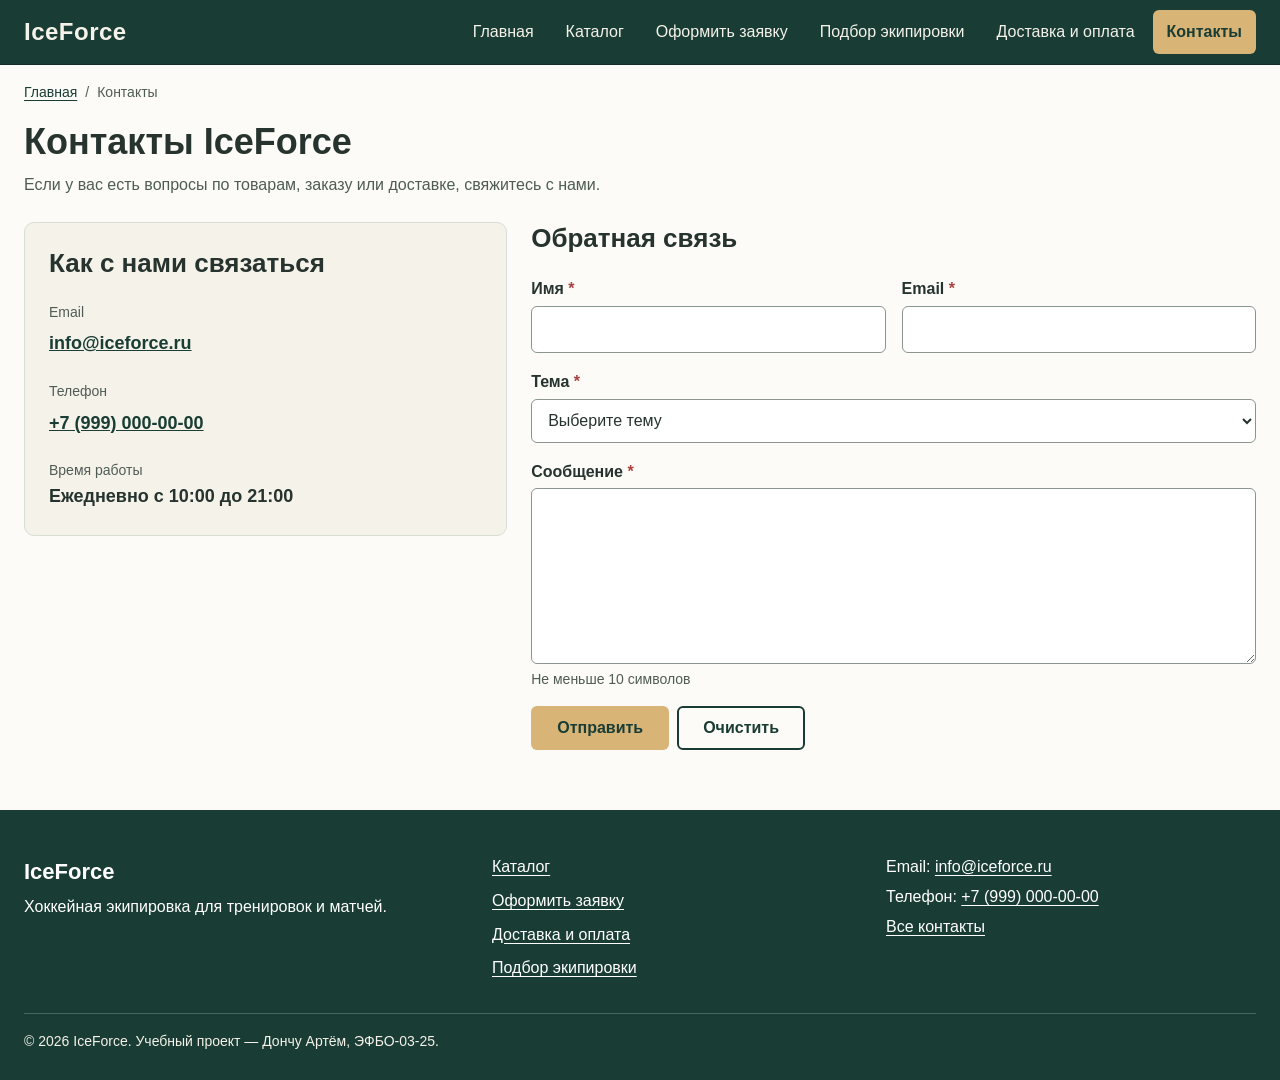
<file: contacts.html>
<!DOCTYPE html>
<html lang="ru">
<head>
  <meta charset="UTF-8">
  <meta name="viewport" content="width=device-width, initial-scale=1.0">
  <meta name="description" content="Контакты магазина IceForce и форма обратной связи.">
  <meta name="theme-color" content="#193d35">
  <title>Контакты — IceForce</title>
  <link rel="stylesheet" href="css/style.css">
  <link rel="stylesheet" href="css/responsive.css">
  <script>document.documentElement.classList.add('js');</script>
  <script src="js/main.js" defer></script>
</head>
<body>

<a class="skip-link" href="#main">Перейти к основному содержимому</a>

<header class="site-header">
  <div class="site-header__inner container">
    <a class="site-header__logo" href="index.html">IceForce</a>

    <button class="site-header__menu-button" type="button" aria-expanded="false" aria-controls="site-nav">
      <span class="site-header__menu-icon" aria-hidden="true"></span>
      Меню
    </button>

    <nav class="site-nav" id="site-nav" aria-label="Основная навигация">
      <ul class="site-nav__list">
        <li><a class="site-nav__link" href="index.html">Главная</a></li>
        <li><a class="site-nav__link" href="catalog.html">Каталог</a></li>
        <li><a class="site-nav__link" href="order.html">Оформить заявку</a></li>
        <li><a class="site-nav__link" href="size-guide.html">Подбор экипировки</a></li>
        <li><a class="site-nav__link" href="delivery.html">Доставка и оплата</a></li>
        <li><a class="site-nav__link site-nav__link--active" href="contacts.html" aria-current="page">Контакты</a></li>
      </ul>
    </nav>
  </div>
</header>

<main id="main" tabindex="-1">
  <div class="container">
  <nav class="breadcrumbs" aria-label="Хлебные крошки">
    <ol class="breadcrumbs__list">
      <li class="breadcrumbs__item"><a class="breadcrumbs__link" href="index.html">Главная</a></li>
      <li class="breadcrumbs__item" aria-current="page">Контакты</li>
    </ol>
  </nav>

    <header class="page-intro">
      <h1>Контакты IceForce</h1>
      <p>Если у вас есть вопросы по товарам, заказу или доставке, свяжитесь с нами.</p>
    </header>

    <div class="contacts-layout">
      <section class="contacts-info" aria-labelledby="contacts-title">
        <h2 id="contacts-title">Как с нами связаться</h2>
        <dl class="contacts-info__list">
          <div>
            <dt>Email</dt>
            <dd><a href="mailto:info@iceforce.ru">info@iceforce.ru</a></dd>
          </div>
          <div>
            <dt>Телефон</dt>
            <dd><a href="tel:+79990000000">+7 (999) 000-00-00</a></dd>
          </div>
          <div>
            <dt>Время работы</dt>
            <dd>Ежедневно с 10:00 до 21:00</dd>
          </div>
        </dl>
      </section>

      <section class="feedback" aria-labelledby="feedback-title">
        <h2 id="feedback-title">Обратная связь</h2>
        <form class="order-form" id="contact-form" action="contacts.html" method="get" data-success="Сообщение отправлено! Мы ответим на email в течение дня.">
          <div class="order-form__grid">
            <div class="order-form__field">
              <label class="order-form__label" for="contact-name">Имя <span class="order-form__required" aria-hidden="true">*</span></label>
              <input class="order-form__input" id="contact-name" name="name" type="text" autocomplete="name" required aria-describedby="contact-name-error">
              <p class="order-form__error" id="contact-name-error"></p>
            </div>

            <div class="order-form__field">
              <label class="order-form__label" for="contact-email">Email <span class="order-form__required" aria-hidden="true">*</span></label>
              <input class="order-form__input" id="contact-email" name="email" type="email" autocomplete="email" required aria-describedby="contact-email-error">
              <p class="order-form__error" id="contact-email-error"></p>
            </div>

            <div class="order-form__field order-form__field--wide">
              <label class="order-form__label" for="contact-topic">Тема <span class="order-form__required" aria-hidden="true">*</span></label>
              <select class="order-form__select" id="contact-topic" name="topic" required aria-describedby="contact-topic-error">
                <option value="">Выберите тему</option>
                <option value="product">Вопрос о товаре</option>
                <option value="order">Заказ</option>
                <option value="delivery">Доставка</option>
              </select>
              <p class="order-form__error" id="contact-topic-error"></p>
            </div>

            <div class="order-form__field order-form__field--wide">
              <label class="order-form__label" for="contact-message">Сообщение <span class="order-form__required" aria-hidden="true">*</span></label>
              <textarea class="order-form__textarea" id="contact-message" name="message" rows="6" required minlength="10" aria-describedby="contact-message-hint contact-message-error"></textarea>
              <p class="order-form__hint" id="contact-message-hint">Не меньше 10 символов</p>
              <p class="order-form__error" id="contact-message-error"></p>
            </div>
          </div>

          <div class="order-form__actions">
            <button class="button button--primary" type="submit">Отправить</button>
            <button class="button button--secondary" type="reset">Очистить</button>
          </div>
        </form>
      </section>
    </div>
  </div>
</main>

<footer class="site-footer">
  <div class="site-footer__inner container">
    <div>
      <p class="site-footer__title">IceForce</p>
      <p>Хоккейная экипировка для тренировок и матчей.</p>
    </div>

    <nav aria-label="Дополнительная навигация">
      <ul class="site-footer__links">
        <li><a href="catalog.html">Каталог</a></li>
        <li><a href="order.html">Оформить заявку</a></li>
        <li><a href="delivery.html">Доставка и оплата</a></li>
        <li><a href="size-guide.html">Подбор экипировки</a></li>
      </ul>
    </nav>

    <div>
      <p>Email: <a href="mailto:info@iceforce.ru">info@iceforce.ru</a></p>
      <p>Телефон: <a href="tel:+79990000000">+7 (999) 000-00-00</a></p>
      <p><a href="contacts.html">Все контакты</a></p>
    </div>

    <p class="site-footer__copyright">© 2026 IceForce. Учебный проект — Дончу Артём, ЭФБО-03-25.</p>
  </div>
</footer>

<button class="scroll-top" id="scroll-top" type="button">
  <span aria-hidden="true">↑</span> Наверх
</button>

<div class="toast" id="toast" role="status" aria-live="polite"></div>

</body>
</html>
</file>
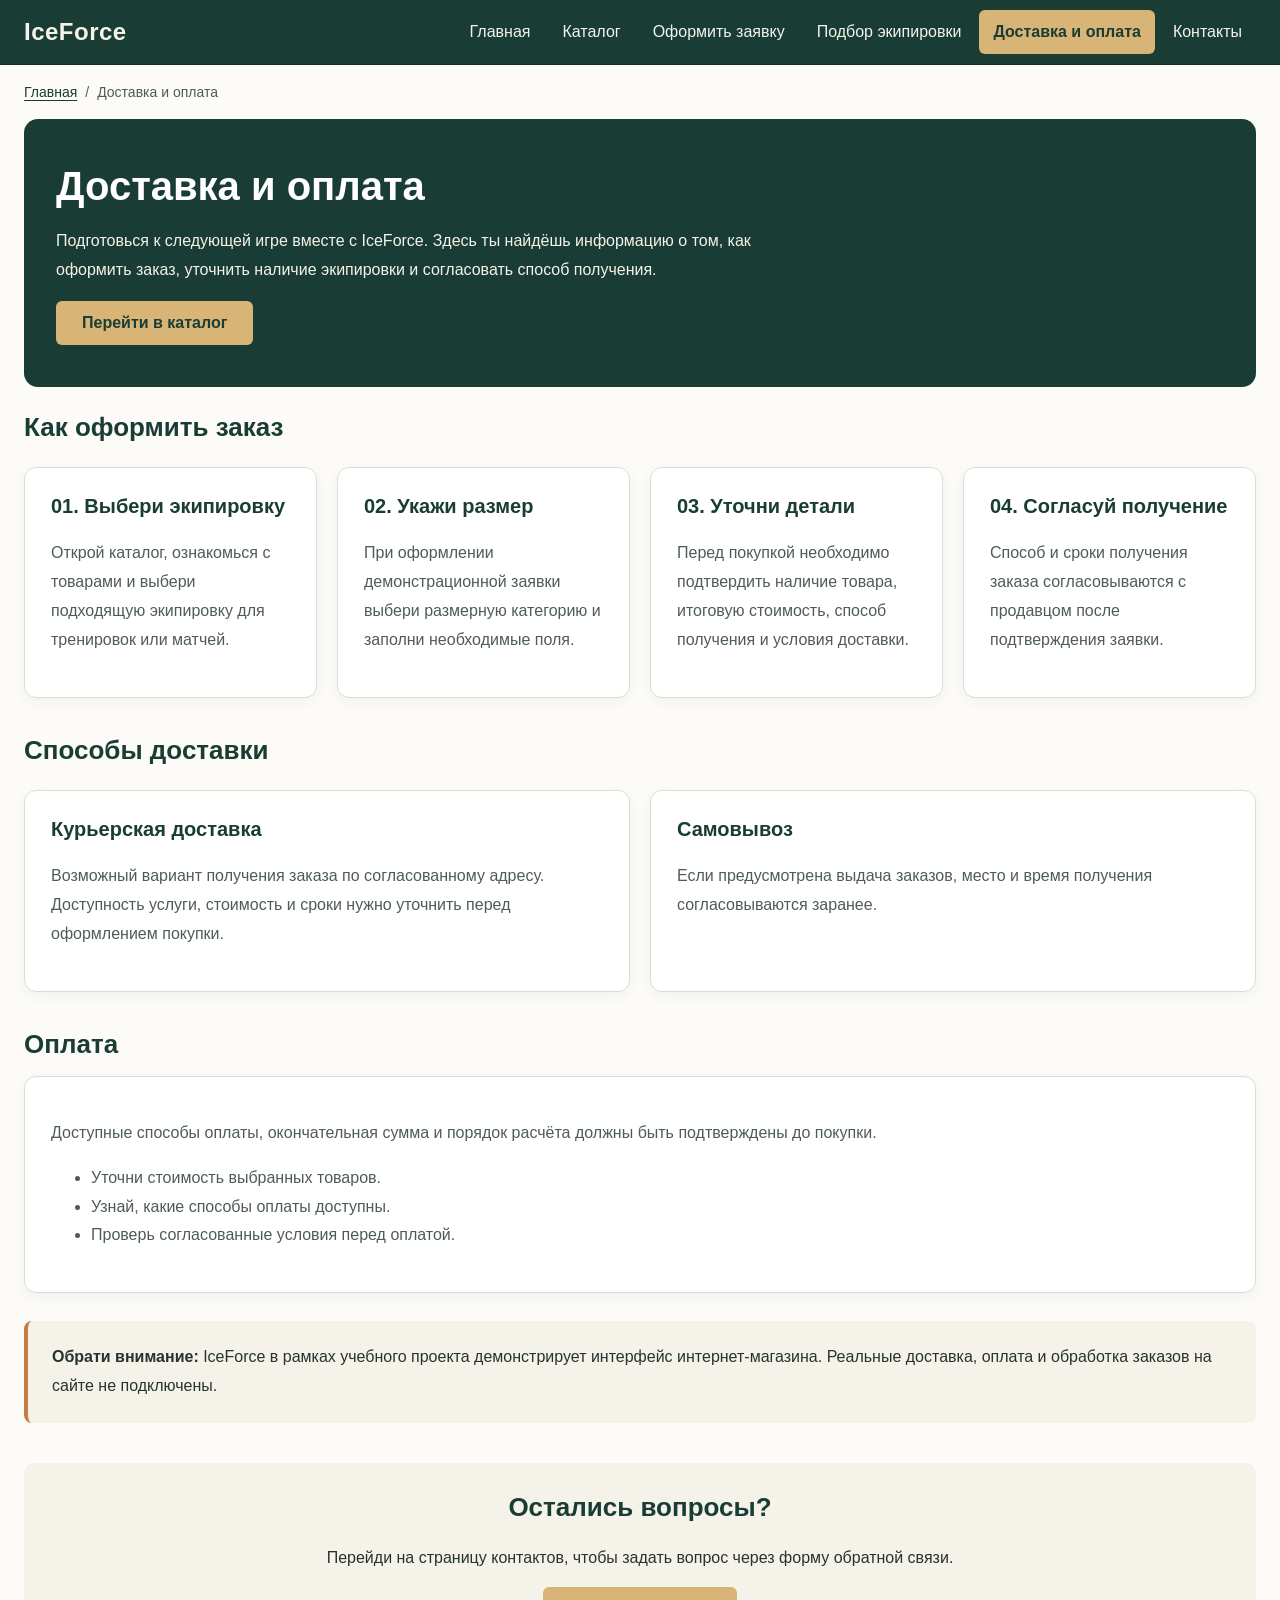
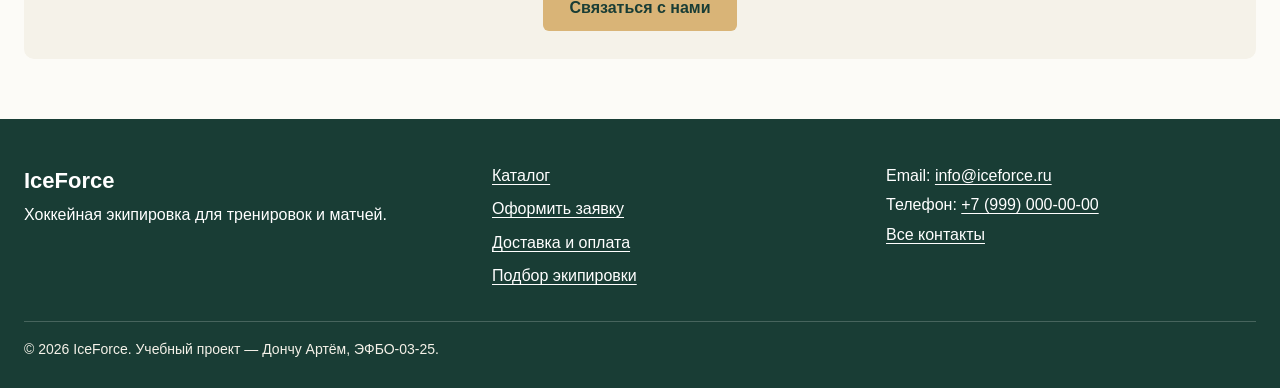
<file: delivery.html>
<!DOCTYPE html>
<html lang="ru">
<head>
  <meta charset="UTF-8">
  <meta name="viewport" content="width=device-width, initial-scale=1.0">
  <meta name="description" content="Информация о доставке, оплате и оформлении заказов в IceForce.">
  <meta name="theme-color" content="#193d35">
  <title>Доставка и оплата — IceForce</title>
  <link rel="stylesheet" href="css/style.css">
  <link rel="stylesheet" href="css/responsive.css">
  <script>document.documentElement.classList.add('js');</script>
  <script src="js/main.js" defer></script>
</head>
<body>

<a class="skip-link" href="#main">Перейти к основному содержимому</a>

<header class="site-header">
  <div class="site-header__inner container">
    <a class="site-header__logo" href="index.html">IceForce</a>

    <button class="site-header__menu-button" type="button" aria-expanded="false" aria-controls="site-nav">
      <span class="site-header__menu-icon" aria-hidden="true"></span>
      Меню
    </button>

    <nav class="site-nav" id="site-nav" aria-label="Основная навигация">
      <ul class="site-nav__list">
        <li><a class="site-nav__link" href="index.html">Главная</a></li>
        <li><a class="site-nav__link" href="catalog.html">Каталог</a></li>
        <li><a class="site-nav__link" href="order.html">Оформить заявку</a></li>
        <li><a class="site-nav__link" href="size-guide.html">Подбор экипировки</a></li>
        <li><a class="site-nav__link site-nav__link--active" href="delivery.html" aria-current="page">Доставка и оплата</a></li>
        <li><a class="site-nav__link" href="contacts.html">Контакты</a></li>
      </ul>
    </nav>
  </div>
</header>

<main id="main" tabindex="-1">
  <div class="container">
  <nav class="breadcrumbs" aria-label="Хлебные крошки">
    <ol class="breadcrumbs__list">
      <li class="breadcrumbs__item"><a class="breadcrumbs__link" href="index.html">Главная</a></li>
      <li class="breadcrumbs__item" aria-current="page">Доставка и оплата</li>
    </ol>
  </nav>

    <section class="page-banner" aria-labelledby="delivery-title">
      <h1 id="delivery-title">Доставка и оплата</h1>
      <p>
        Подготовься к следующей игре вместе с IceForce.
        Здесь ты найдёшь информацию о том, как оформить заказ,
        уточнить наличие экипировки и согласовать способ получения.
      </p>
      <a class="button button--primary" href="catalog.html">Перейти в каталог</a>
    </section>

    <section aria-labelledby="steps-title">
      <h2 class="section-title" id="steps-title">Как оформить заказ</h2>
      <ol class="info-grid info-grid--steps">
        <li class="info-card">
          <h3>01. Выбери экипировку</h3>
          <p>Открой каталог, ознакомься с товарами и выбери подходящую экипировку для тренировок или матчей.</p>
        </li>
        <li class="info-card">
          <h3>02. Укажи размер</h3>
          <p>При оформлении демонстрационной заявки выбери размерную категорию и заполни необходимые поля.</p>
        </li>
        <li class="info-card">
          <h3>03. Уточни детали</h3>
          <p>Перед покупкой необходимо подтвердить наличие товара, итоговую стоимость, способ получения и условия доставки.</p>
        </li>
        <li class="info-card">
          <h3>04. Согласуй получение</h3>
          <p>Способ и сроки получения заказа согласовываются с продавцом после подтверждения заявки.</p>
        </li>
      </ol>
    </section>

    <section aria-labelledby="ways-title">
      <h2 class="section-title" id="ways-title">Способы доставки</h2>
      <div class="info-grid">
        <article class="info-card">
          <h3>Курьерская доставка</h3>
          <p>Возможный вариант получения заказа по согласованному адресу. Доступность услуги, стоимость и сроки нужно уточнить перед оформлением покупки.</p>
        </article>
        <article class="info-card">
          <h3>Самовывоз</h3>
          <p>Если предусмотрена выдача заказов, место и время получения согласовываются заранее.</p>
        </article>
      </div>
    </section>

    <section aria-labelledby="payment-title">
      <h2 class="section-title" id="payment-title">Оплата</h2>
      <div class="info-card">
        <p>Доступные способы оплаты, окончательная сумма и порядок расчёта должны быть подтверждены до покупки.</p>
        <ul>
          <li>Уточни стоимость выбранных товаров.</li>
          <li>Узнай, какие способы оплаты доступны.</li>
          <li>Проверь согласованные условия перед оплатой.</li>
        </ul>
      </div>

      <p class="note">
        <strong>Обрати внимание:</strong> IceForce в рамках учебного проекта демонстрирует интерфейс
        интернет-магазина. Реальные доставка, оплата и обработка заказов на сайте не подключены.
      </p>
    </section>

    <section class="cta" aria-labelledby="delivery-cta-title">
      <h2 id="delivery-cta-title">Остались вопросы?</h2>
      <p>Перейди на страницу контактов, чтобы задать вопрос через форму обратной связи.</p>
      <a class="button button--primary" href="contacts.html">Связаться с нами</a>
    </section>
  </div>
</main>

<footer class="site-footer">
  <div class="site-footer__inner container">
    <div>
      <p class="site-footer__title">IceForce</p>
      <p>Хоккейная экипировка для тренировок и матчей.</p>
    </div>

    <nav aria-label="Дополнительная навигация">
      <ul class="site-footer__links">
        <li><a href="catalog.html">Каталог</a></li>
        <li><a href="order.html">Оформить заявку</a></li>
        <li><a href="delivery.html">Доставка и оплата</a></li>
        <li><a href="size-guide.html">Подбор экипировки</a></li>
      </ul>
    </nav>

    <div>
      <p>Email: <a href="mailto:info@iceforce.ru">info@iceforce.ru</a></p>
      <p>Телефон: <a href="tel:+79990000000">+7 (999) 000-00-00</a></p>
      <p><a href="contacts.html">Все контакты</a></p>
    </div>

    <p class="site-footer__copyright">© 2026 IceForce. Учебный проект — Дончу Артём, ЭФБО-03-25.</p>
  </div>
</footer>

<button class="scroll-top" id="scroll-top" type="button">
  <span aria-hidden="true">↑</span> Наверх
</button>

<div class="toast" id="toast" role="status" aria-live="polite"></div>

</body>
</html>
</file>
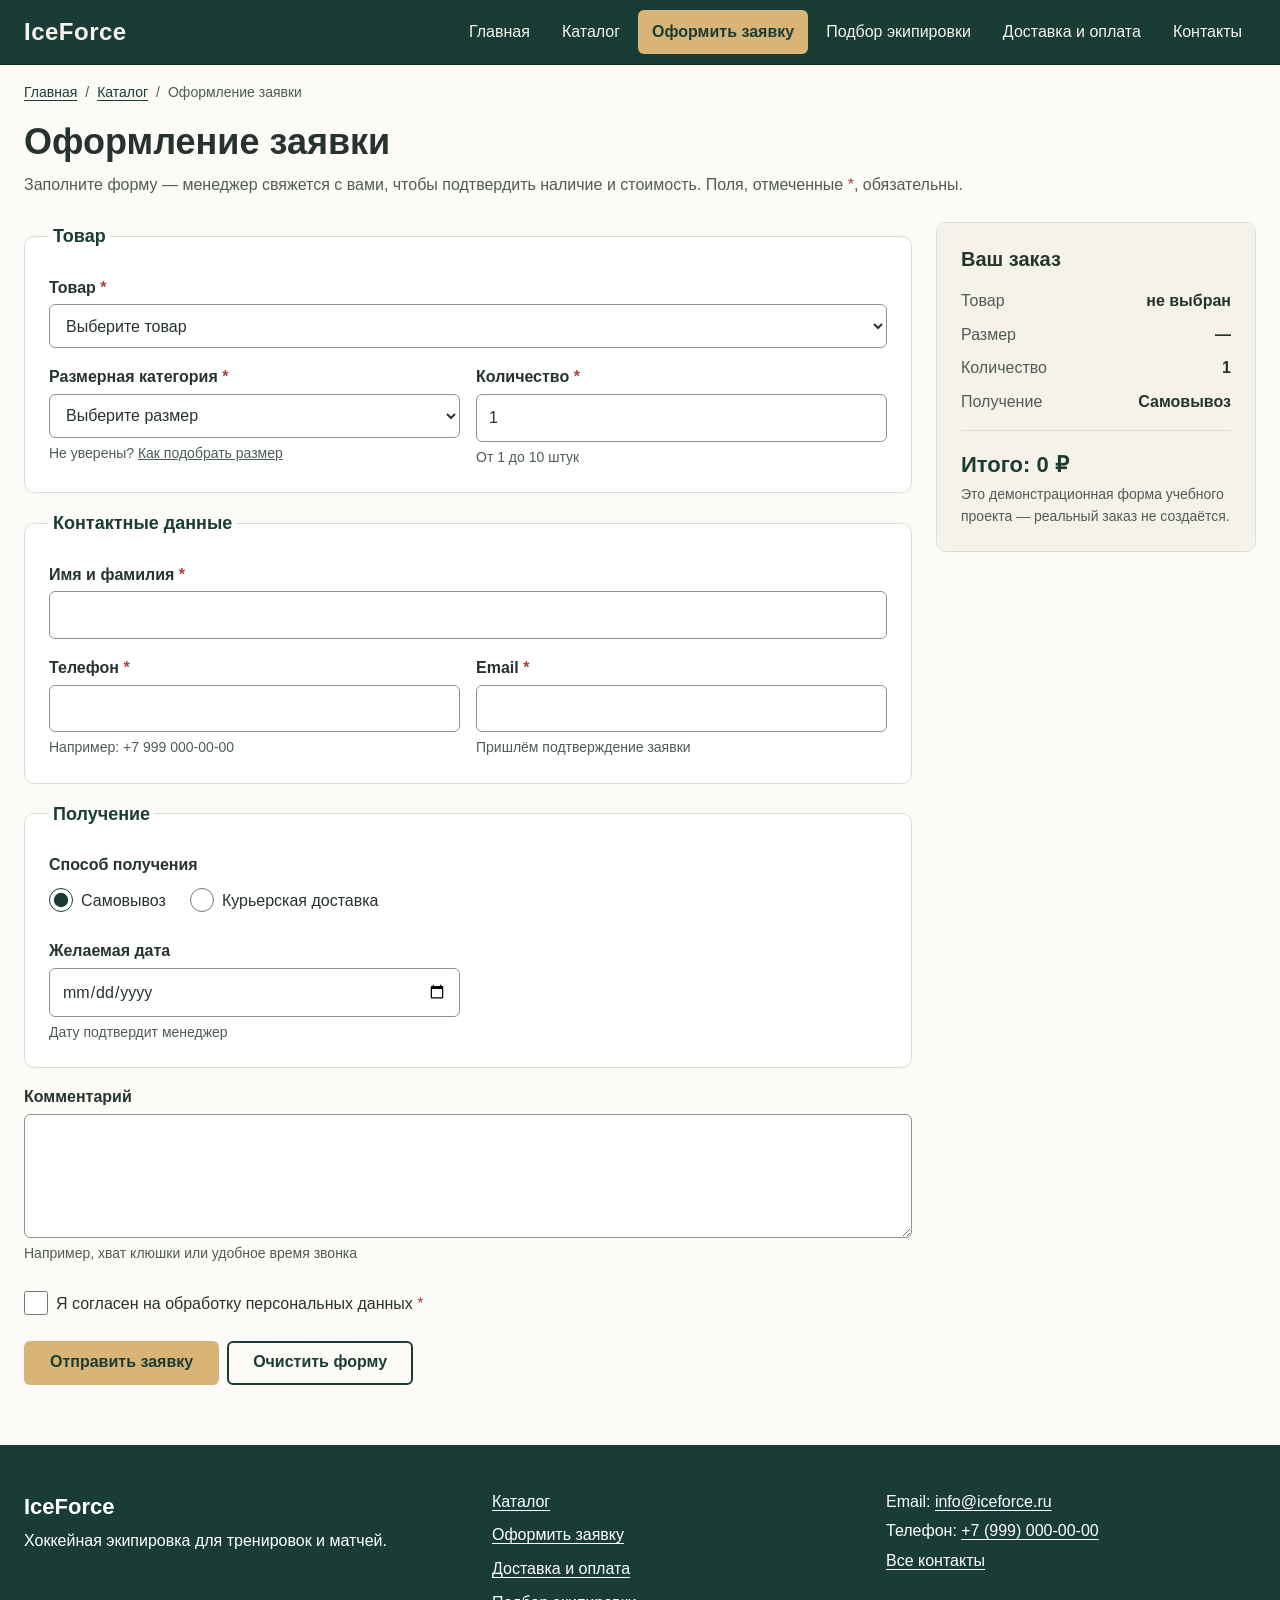
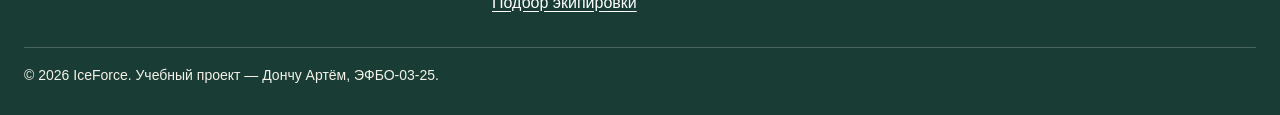
<file: order.html>
<!DOCTYPE html>
<html lang="ru">
<head>
  <meta charset="UTF-8">
  <meta name="viewport" content="width=device-width, initial-scale=1.0">
  <meta name="description" content="Форма заявки на хоккейную экипировку IceForce.">
  <meta name="theme-color" content="#193d35">
  <title>Оформление заявки — IceForce</title>
  <link rel="stylesheet" href="css/style.css">
  <link rel="stylesheet" href="css/responsive.css">
  <script>document.documentElement.classList.add('js');</script>
  <script src="js/main.js" defer></script>
</head>
<body>

<a class="skip-link" href="#main">Перейти к основному содержимому</a>

<header class="site-header">
  <div class="site-header__inner container">
    <a class="site-header__logo" href="index.html">IceForce</a>

    <button class="site-header__menu-button" type="button" aria-expanded="false" aria-controls="site-nav">
      <span class="site-header__menu-icon" aria-hidden="true"></span>
      Меню
    </button>

    <nav class="site-nav" id="site-nav" aria-label="Основная навигация">
      <ul class="site-nav__list">
        <li><a class="site-nav__link" href="index.html">Главная</a></li>
        <li><a class="site-nav__link" href="catalog.html">Каталог</a></li>
        <li><a class="site-nav__link site-nav__link--active" href="order.html" aria-current="page">Оформить заявку</a></li>
        <li><a class="site-nav__link" href="size-guide.html">Подбор экипировки</a></li>
        <li><a class="site-nav__link" href="delivery.html">Доставка и оплата</a></li>
        <li><a class="site-nav__link" href="contacts.html">Контакты</a></li>
      </ul>
    </nav>
  </div>
</header>

<main id="main" tabindex="-1">
  <div class="container">
  <nav class="breadcrumbs" aria-label="Хлебные крошки">
    <ol class="breadcrumbs__list">
      <li class="breadcrumbs__item"><a class="breadcrumbs__link" href="index.html">Главная</a></li>
      <li class="breadcrumbs__item"><a class="breadcrumbs__link" href="catalog.html">Каталог</a></li>
      <li class="breadcrumbs__item" aria-current="page">Оформление заявки</li>
    </ol>
  </nav>

    <header class="page-intro">
      <h1>Оформление заявки</h1>
      <p>Заполните форму — менеджер свяжется с вами, чтобы подтвердить наличие и стоимость. Поля, отмеченные <span class="order-form__required" aria-hidden="true">*</span><span class="visually-hidden">звёздочкой</span>, обязательны.</p>
    </header>

    <div class="order-layout">
      <form class="order-form" id="order-page-form" action="order.html" method="get" data-success="Заявка отправлена! Менеджер свяжется с вами в течение рабочего дня.">

        <fieldset class="order-form__fieldset">
          <legend class="order-form__legend">Товар</legend>
          <div class="order-form__grid">
            <div class="order-form__field order-form__field--wide">
              <label class="order-form__label" for="order-product">Товар <span class="order-form__required" aria-hidden="true">*</span></label>
              <select class="order-form__select" id="order-product" name="product" required aria-describedby="order-product-error">
                <option value="">Выберите товар</option>
                <option value="stick">Хоккейная клюшка — 12 990 ₽</option>
                <option value="chest">Хоккейный нагрудник — 14 990 ₽</option>
                <option value="helmet">Хоккейный шлем — 9 990 ₽</option>
                <option value="thermal">Термобельё — 5 990 ₽</option>
                <option value="gamashi">Гамаши — 2 490 ₽</option>
                <option value="gloves">Хоккейные перчатки — 8 990 ₽</option>
                <option value="visor">Визор — 3 990 ₽</option>
                <option value="elbow">Налокотники — 6 990 ₽</option>
                <option value="shorts">Хоккейные шорты — 9 990 ₽</option>
                <option value="shin">Щитки — 8 490 ₽</option>
                <option value="skates">Хоккейные коньки — 24 990 ₽</option>
                <option value="jersey">Джерси — 4 990 ₽</option>
              </select>
              <p class="order-form__error" id="order-product-error"></p>
            </div>

            <div class="order-form__field">
              <label class="order-form__label" for="order-size">Размерная категория <span class="order-form__required" aria-hidden="true">*</span></label>
              <select class="order-form__select" id="order-size" name="size" required aria-describedby="order-size-hint order-size-error">
                <option value="">Выберите размер</option>
                <option value="YTH">Youth (YTH) — детский</option>
                <option value="JR">Junior (JR) — юниорский</option>
                <option value="INT">Intermediate (INT) — промежуточный</option>
                <option value="SR">Senior (SR) — взрослый</option>
              </select>
              <p class="order-form__hint" id="order-size-hint">Не уверены? <a href="size-guide.html">Как подобрать размер</a></p>
              <p class="order-form__error" id="order-size-error"></p>
            </div>

            <div class="order-form__field">
              <label class="order-form__label" for="order-quantity">Количество <span class="order-form__required" aria-hidden="true">*</span></label>
              <input class="order-form__input" id="order-quantity" type="number" name="quantity" min="1" max="10" value="1" inputmode="numeric" required aria-describedby="order-quantity-hint order-quantity-error">
              <p class="order-form__hint" id="order-quantity-hint">От 1 до 10 штук</p>
              <p class="order-form__error" id="order-quantity-error"></p>
            </div>
          </div>
        </fieldset>

        <fieldset class="order-form__fieldset">
          <legend class="order-form__legend">Контактные данные</legend>
          <div class="order-form__grid">
            <div class="order-form__field order-form__field--wide">
              <label class="order-form__label" for="order-name">Имя и фамилия <span class="order-form__required" aria-hidden="true">*</span></label>
              <input class="order-form__input" id="order-name" type="text" name="name" autocomplete="name" required aria-describedby="order-name-error">
              <p class="order-form__error" id="order-name-error"></p>
            </div>
            <div class="order-form__field">
              <label class="order-form__label" for="order-phone">Телефон <span class="order-form__required" aria-hidden="true">*</span></label>
              <input class="order-form__input" id="order-phone" type="tel" name="phone" autocomplete="tel" inputmode="tel" pattern="[0-9+()\-\s]{10,20}" required aria-describedby="order-phone-hint order-phone-error">
              <p class="order-form__hint" id="order-phone-hint">Например: +7 999 000-00-00</p>
              <p class="order-form__error" id="order-phone-error"></p>
            </div>
            <div class="order-form__field">
              <label class="order-form__label" for="order-email">Email <span class="order-form__required" aria-hidden="true">*</span></label>
              <input class="order-form__input" id="order-email" type="email" name="email" autocomplete="email" required aria-describedby="order-email-hint order-email-error">
              <p class="order-form__hint" id="order-email-hint">Пришлём подтверждение заявки</p>
              <p class="order-form__error" id="order-email-error"></p>
            </div>
          </div>
        </fieldset>

        <fieldset class="order-form__fieldset">
          <legend class="order-form__legend">Получение</legend>
          <div class="order-form__grid">
            <fieldset class="order-form__field order-form__field--wide order-form__radio-group">
              <legend class="order-form__label">Способ получения</legend>
              <div class="order-form__choices">
                <label class="order-form__choice">
                  <input type="radio" name="delivery" value="pickup" checked>
                  <span>Самовывоз</span>
                </label>
                <label class="order-form__choice">
                  <input type="radio" name="delivery" value="courier">
                  <span>Курьерская доставка</span>
                </label>
              </div>
            </fieldset>

            <div class="order-form__field order-form__field--wide" id="order-address-field">
              <label class="order-form__label" for="order-address">Адрес доставки</label>
              <textarea class="order-form__textarea" id="order-address" name="address" rows="2" autocomplete="street-address" aria-describedby="order-address-hint order-address-error"></textarea>
              <p class="order-form__hint" id="order-address-hint">Нужен только для курьерской доставки</p>
              <p class="order-form__error" id="order-address-error"></p>
            </div>

            <div class="order-form__field">
              <label class="order-form__label" for="order-date">Желаемая дата</label>
              <input class="order-form__input" id="order-date" type="date" name="date" aria-describedby="order-date-hint order-date-error">
              <p class="order-form__hint" id="order-date-hint">Дату подтвердит менеджер</p>
              <p class="order-form__error" id="order-date-error"></p>
            </div>
          </div>
        </fieldset>

        <div class="order-form__field">
          <label class="order-form__label" for="order-comment">Комментарий</label>
          <textarea class="order-form__textarea" id="order-comment" name="comment" rows="4" aria-describedby="order-comment-hint"></textarea>
          <p class="order-form__hint" id="order-comment-hint">Например, хват клюшки или удобное время звонка</p>
        </div>

        <div class="order-form__field">
          <label class="order-form__checkbox">
            <input type="checkbox" name="agreement" required aria-describedby="order-agreement-error">
            <span>Я согласен на обработку персональных данных <span class="order-form__required" aria-hidden="true">*</span></span>
          </label>
          <p class="order-form__error" id="order-agreement-error"></p>
        </div>

        <div class="order-form__actions">
          <button class="button button--primary" type="submit">Отправить заявку</button>
          <button class="button button--secondary" type="reset">Очистить форму</button>
        </div>
      </form>

      <aside class="order-summary" aria-labelledby="summary-title">
        <h2 class="order-summary__title" id="summary-title">Ваш заказ</h2>
        <dl class="order-summary__list">
          <dt>Товар</dt>
          <dd id="summary-product">не выбран</dd>
          <dt>Размер</dt>
          <dd id="summary-size">—</dd>
          <dt>Количество</dt>
          <dd id="summary-quantity">1</dd>
          <dt>Получение</dt>
          <dd id="summary-delivery">Самовывоз</dd>
        </dl>
        <p class="order-summary__total">Итого: <span id="summary-total">0 ₽</span></p>
        <p class="order-form__note">Это демонстрационная форма учебного проекта — реальный заказ не создаётся.</p>
      </aside>
    </div>
  </div>
</main>

<footer class="site-footer">
  <div class="site-footer__inner container">
    <div>
      <p class="site-footer__title">IceForce</p>
      <p>Хоккейная экипировка для тренировок и матчей.</p>
    </div>

    <nav aria-label="Дополнительная навигация">
      <ul class="site-footer__links">
        <li><a href="catalog.html">Каталог</a></li>
        <li><a href="order.html">Оформить заявку</a></li>
        <li><a href="delivery.html">Доставка и оплата</a></li>
        <li><a href="size-guide.html">Подбор экипировки</a></li>
      </ul>
    </nav>

    <div>
      <p>Email: <a href="mailto:info@iceforce.ru">info@iceforce.ru</a></p>
      <p>Телефон: <a href="tel:+79990000000">+7 (999) 000-00-00</a></p>
      <p><a href="contacts.html">Все контакты</a></p>
    </div>

    <p class="site-footer__copyright">© 2026 IceForce. Учебный проект — Дончу Артём, ЭФБО-03-25.</p>
  </div>
</footer>

<button class="scroll-top" id="scroll-top" type="button">
  <span aria-hidden="true">↑</span> Наверх
</button>

<div class="toast" id="toast" role="status" aria-live="polite"></div>

</body>
</html>
</file>
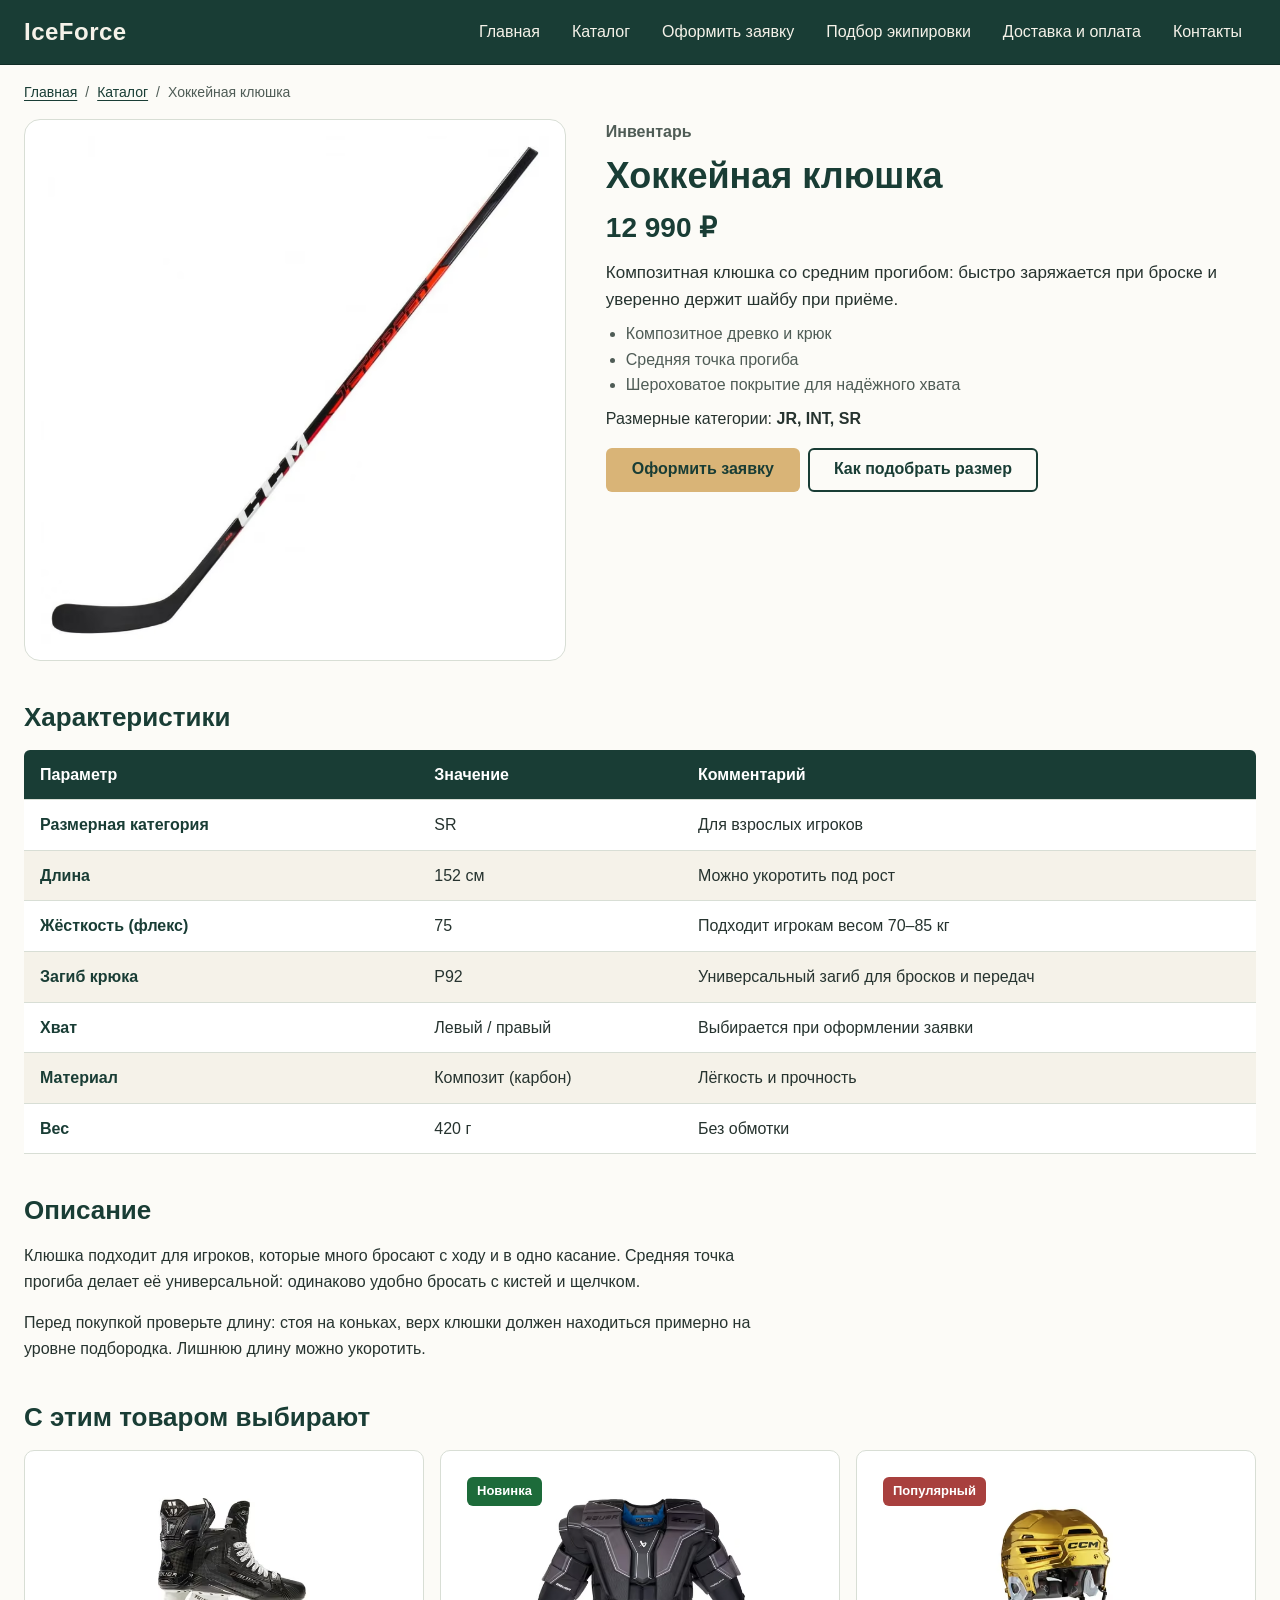
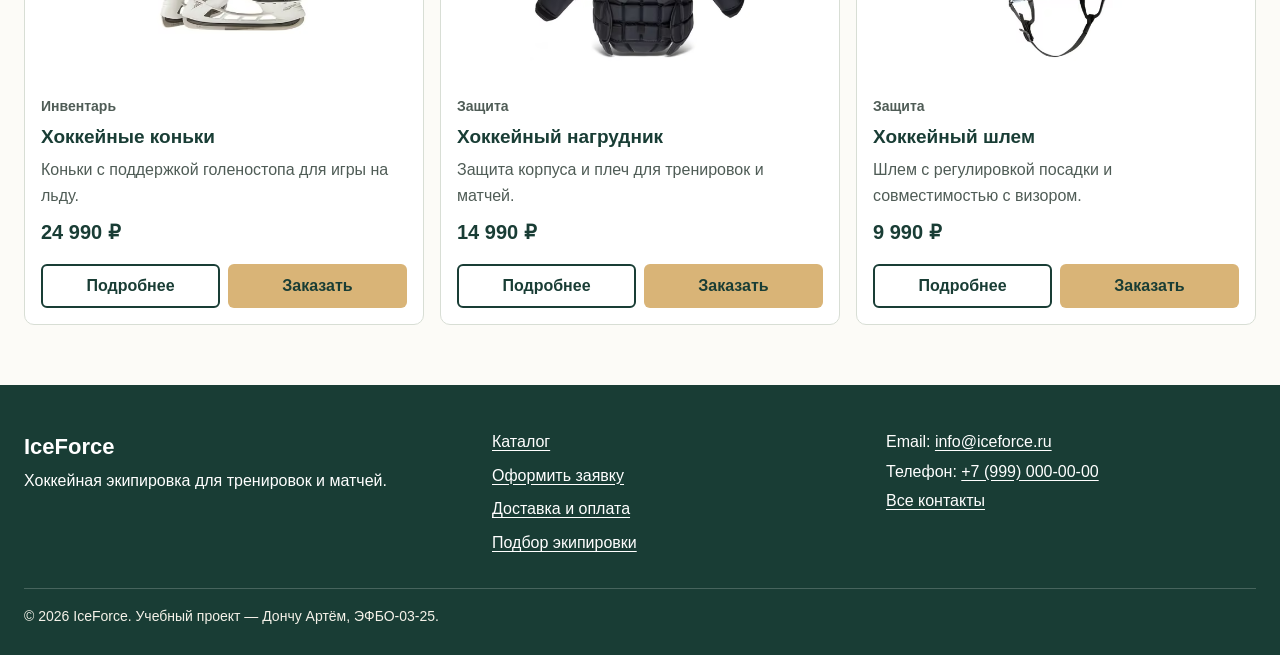
<file: product.html>
<!DOCTYPE html>
<html lang="ru">
<head>
  <meta charset="UTF-8">
  <meta name="viewport" content="width=device-width, initial-scale=1.0">
  <meta name="description" content="Страница товара IceForce: фото, описание и таблица характеристик.">
  <meta name="theme-color" content="#193d35">
  <title>Хоккейная клюшка — IceForce</title>
  <link rel="stylesheet" href="css/style.css">
  <link rel="stylesheet" href="css/responsive.css">
  <script>document.documentElement.classList.add('js');</script>
  <script src="js/main.js" defer></script>
</head>
<body>

<a class="skip-link" href="#main">Перейти к основному содержимому</a>

<header class="site-header">
  <div class="site-header__inner container">
    <a class="site-header__logo" href="index.html">IceForce</a>

    <button class="site-header__menu-button" type="button" aria-expanded="false" aria-controls="site-nav">
      <span class="site-header__menu-icon" aria-hidden="true"></span>
      Меню
    </button>

    <nav class="site-nav" id="site-nav" aria-label="Основная навигация">
      <ul class="site-nav__list">
        <li><a class="site-nav__link" href="index.html">Главная</a></li>
        <li><a class="site-nav__link" href="catalog.html">Каталог</a></li>
        <li><a class="site-nav__link" href="order.html">Оформить заявку</a></li>
        <li><a class="site-nav__link" href="size-guide.html">Подбор экипировки</a></li>
        <li><a class="site-nav__link" href="delivery.html">Доставка и оплата</a></li>
        <li><a class="site-nav__link" href="contacts.html">Контакты</a></li>
      </ul>
    </nav>
  </div>
</header>

<main id="main" tabindex="-1">
  <div class="container">
  <nav class="breadcrumbs" aria-label="Хлебные крошки">
    <ol class="breadcrumbs__list">
      <li class="breadcrumbs__item"><a class="breadcrumbs__link" href="index.html">Главная</a></li>
      <li class="breadcrumbs__item"><a class="breadcrumbs__link" href="catalog.html">Каталог</a></li>
      <li class="breadcrumbs__item" aria-current="page" id="breadcrumb-product">Хоккейная клюшка</li>
    </ol>
  </nav>

    <article class="product" id="product" aria-labelledby="product-title">
      <figure class="product__figure" id="product-figure">
        <picture>
          <source type="image/avif" srcset="images/hockey-stick-400.avif 400w, images/hockey-stick-800.avif 800w" sizes="(min-width: 1280px) 500px, (min-width: 768px) 40vw, 90vw">
          <source type="image/webp" srcset="images/hockey-stick-400.webp 400w, images/hockey-stick-800.webp 800w" sizes="(min-width: 1280px) 500px, (min-width: 768px) 40vw, 90vw">
          <img class="product__image" src="images/hockey-stick-800.jpg" srcset="images/hockey-stick-400.jpg 400w, images/hockey-stick-800.jpg 800w" sizes="(min-width: 1280px) 500px, (min-width: 768px) 40vw, 90vw" width="800" height="800" alt="Композитная хоккейная клюшка с чёрно-красным древком" decoding="async">
        </picture>
      </figure>

      <div class="product__info">
        <p class="product__category" id="product-category">Инвентарь</p>
        <h1 class="product__title" id="product-title">Хоккейная клюшка</h1>
        <p class="product__price" id="product-price">12 990 ₽</p>
        <p class="product__lead" id="product-lead">Композитная клюшка со средним прогибом: быстро заряжается при броске и уверенно держит шайбу при приёме.</p>
        <ul class="product__features" id="product-features">
          <li>Композитное древко и крюк</li>
          <li>Средняя точка прогиба</li>
          <li>Шероховатое покрытие для надёжного хвата</li>
        </ul>
        <p class="product__sizes">Размерные категории: <strong id="product-sizes">JR, INT, SR</strong></p>
        <div class="product__actions">
          <a class="button button--primary" id="product-order-link" href="order.html?product=stick">Оформить заявку</a>
          <a class="button button--secondary" href="size-guide.html">Как подобрать размер</a>
        </div>
      </div>
    </article>

    <section class="product-section" aria-labelledby="specs-title">
      <h2 class="section-title" id="specs-title">Характеристики</h2>
      <div class="table-wrapper" tabindex="0" role="region" aria-labelledby="specs-title">
        <table class="product-table">
          <caption class="visually-hidden" id="product-table-caption">Характеристики товара «Хоккейная клюшка»</caption>
          <thead>
            <tr>
              <th scope="col">Параметр</th>
              <th scope="col">Значение</th>
              <th scope="col">Комментарий</th>
            </tr>
          </thead>
          <tbody id="product-specs">
            <tr>
              <th scope="row">Размерная категория</th>
              <td data-label="Значение">SR</td>
              <td data-label="Комментарий">Для взрослых игроков</td>
            </tr>
            <tr>
              <th scope="row">Длина</th>
              <td data-label="Значение">152 см</td>
              <td data-label="Комментарий">Можно укоротить под рост</td>
            </tr>
            <tr>
              <th scope="row">Жёсткость (флекс)</th>
              <td data-label="Значение">75</td>
              <td data-label="Комментарий">Подходит игрокам весом 70–85 кг</td>
            </tr>
            <tr>
              <th scope="row">Загиб крюка</th>
              <td data-label="Значение">P92</td>
              <td data-label="Комментарий">Универсальный загиб для бросков и передач</td>
            </tr>
            <tr>
              <th scope="row">Хват</th>
              <td data-label="Значение">Левый / правый</td>
              <td data-label="Комментарий">Выбирается при оформлении заявки</td>
            </tr>
            <tr>
              <th scope="row">Материал</th>
              <td data-label="Значение">Композит (карбон)</td>
              <td data-label="Комментарий">Лёгкость и прочность</td>
            </tr>
            <tr>
              <th scope="row">Вес</th>
              <td data-label="Значение">420 г</td>
              <td data-label="Комментарий">Без обмотки</td>
            </tr>
          </tbody>
        </table>
      </div>
    </section>

    <section class="product-section" aria-labelledby="description-title">
      <h2 class="section-title" id="description-title">Описание</h2>
      <div id="product-description">
        <p>Клюшка подходит для игроков, которые много бросают с ходу и в одно касание. Средняя точка прогиба делает её универсальной: одинаково удобно бросать с кистей и щелчком.</p>
        <p>Перед покупкой проверьте длину: стоя на коньках, верх клюшки должен находиться примерно на уровне подбородка. Лишнюю длину можно укоротить.</p>
      </div>
    </section>

    <section class="product-section" aria-labelledby="related-title">
      <h2 class="section-title" id="related-title">С этим товаром выбирают</h2>
      <ul class="products-grid products-grid--popular" id="related-products">
        <li>
          <article class="product-card" data-category="equipment" data-price="24990" data-name="Хоккейные коньки">
            <div class="product-card__image-wrapper">
              <picture>
                <source type="image/avif" srcset="images/category-skates-400.avif 400w, images/category-skates-800.avif 800w" sizes="(min-width: 1024px) 300px, (min-width: 480px) 42vw, 82vw">
                <source type="image/webp" srcset="images/category-skates-400.webp 400w, images/category-skates-800.webp 800w" sizes="(min-width: 1024px) 300px, (min-width: 480px) 42vw, 82vw">
                <img class="product-card__image" src="images/category-skates-800.jpg" srcset="images/category-skates-400.jpg 400w, images/category-skates-800.jpg 800w" sizes="(min-width: 1024px) 300px, (min-width: 480px) 42vw, 82vw" width="800" height="800" alt="Чёрный хоккейный конёк с белой шнуровкой и стальным лезвием" loading="lazy" decoding="async">
              </picture>
            </div>
            <p class="product-card__category">Инвентарь</p>
            <h3 class="product-card__title"><a class="product-card__link" href="product.html?id=skates">Хоккейные коньки</a></h3>
            <p class="product-card__description">Коньки с поддержкой голеностопа для игры на льду.</p>
            <p class="product-card__price">24 990 ₽</p>
            <div class="product-card__actions">
              <a class="button button--secondary" href="product.html?id=skates">Подробнее<span class="visually-hidden"> о товаре «Хоккейные коньки»</span></a>
              <a class="button button--primary" href="order.html?product=skates">Заказать<span class="visually-hidden"> «Хоккейные коньки»</span></a>
            </div>
          </article>
        </li>
        <li>
          <article class="product-card" data-category="protection" data-price="14990" data-name="Хоккейный нагрудник">
            <div class="product-card__image-wrapper">
              <span class="product-card__badge product-card__badge--new">Новинка</span>
              <picture>
                <source type="image/avif" srcset="images/hockey-chest-400.avif 400w, images/hockey-chest-800.avif 800w" sizes="(min-width: 1024px) 300px, (min-width: 480px) 42vw, 82vw">
                <source type="image/webp" srcset="images/hockey-chest-400.webp 400w, images/hockey-chest-800.webp 800w" sizes="(min-width: 1024px) 300px, (min-width: 480px) 42vw, 82vw">
                <img class="product-card__image" src="images/hockey-chest-800.jpg" srcset="images/hockey-chest-400.jpg 400w, images/hockey-chest-800.jpg 800w" sizes="(min-width: 1024px) 300px, (min-width: 480px) 42vw, 82vw" width="800" height="800" alt="Чёрно-серый хоккейный нагрудник с усиленными плечами" loading="lazy" decoding="async">
              </picture>
            </div>
            <p class="product-card__category">Защита</p>
            <h3 class="product-card__title"><a class="product-card__link" href="product.html?id=chest">Хоккейный нагрудник</a></h3>
            <p class="product-card__description">Защита корпуса и плеч для тренировок и матчей.</p>
            <p class="product-card__price">14 990 ₽</p>
            <div class="product-card__actions">
              <a class="button button--secondary" href="product.html?id=chest">Подробнее<span class="visually-hidden"> о товаре «Хоккейный нагрудник»</span></a>
              <a class="button button--primary" href="order.html?product=chest">Заказать<span class="visually-hidden"> «Хоккейный нагрудник»</span></a>
            </div>
          </article>
        </li>
        <li>
          <article class="product-card" data-category="protection" data-price="9990" data-name="Хоккейный шлем">
            <div class="product-card__image-wrapper">
              <span class="product-card__badge product-card__badge--discount">Популярный</span>
              <picture>
                <source type="image/avif" srcset="images/hockey-helmet-400.avif 400w, images/hockey-helmet-800.avif 800w" sizes="(min-width: 1024px) 300px, (min-width: 480px) 42vw, 82vw">
                <source type="image/webp" srcset="images/hockey-helmet-400.webp 400w, images/hockey-helmet-800.webp 800w" sizes="(min-width: 1024px) 300px, (min-width: 480px) 42vw, 82vw">
                <img class="product-card__image" src="images/hockey-helmet-800.jpg" srcset="images/hockey-helmet-400.jpg 400w, images/hockey-helmet-800.jpg 800w" sizes="(min-width: 1024px) 300px, (min-width: 480px) 42vw, 82vw" width="800" height="800" alt="Золотистый хоккейный шлем с белыми внутренними вставками" loading="lazy" decoding="async">
              </picture>
            </div>
            <p class="product-card__category">Защита</p>
            <h3 class="product-card__title"><a class="product-card__link" href="product.html?id=helmet">Хоккейный шлем</a></h3>
            <p class="product-card__description">Шлем с регулировкой посадки и совместимостью с визором.</p>
            <p class="product-card__price">9 990 ₽</p>
            <div class="product-card__actions">
              <a class="button button--secondary" href="product.html?id=helmet">Подробнее<span class="visually-hidden"> о товаре «Хоккейный шлем»</span></a>
              <a class="button button--primary" href="order.html?product=helmet">Заказать<span class="visually-hidden"> «Хоккейный шлем»</span></a>
            </div>
          </article>
        </li>
      </ul>
    </section>
  </div>
</main>

<footer class="site-footer">
  <div class="site-footer__inner container">
    <div>
      <p class="site-footer__title">IceForce</p>
      <p>Хоккейная экипировка для тренировок и матчей.</p>
    </div>

    <nav aria-label="Дополнительная навигация">
      <ul class="site-footer__links">
        <li><a href="catalog.html">Каталог</a></li>
        <li><a href="order.html">Оформить заявку</a></li>
        <li><a href="delivery.html">Доставка и оплата</a></li>
        <li><a href="size-guide.html">Подбор экипировки</a></li>
      </ul>
    </nav>

    <div>
      <p>Email: <a href="mailto:info@iceforce.ru">info@iceforce.ru</a></p>
      <p>Телефон: <a href="tel:+79990000000">+7 (999) 000-00-00</a></p>
      <p><a href="contacts.html">Все контакты</a></p>
    </div>

    <p class="site-footer__copyright">© 2026 IceForce. Учебный проект — Дончу Артём, ЭФБО-03-25.</p>
  </div>
</footer>

<button class="scroll-top" id="scroll-top" type="button">
  <span aria-hidden="true">↑</span> Наверх
</button>

<div class="toast" id="toast" role="status" aria-live="polite"></div>

</body>
</html>
</file>
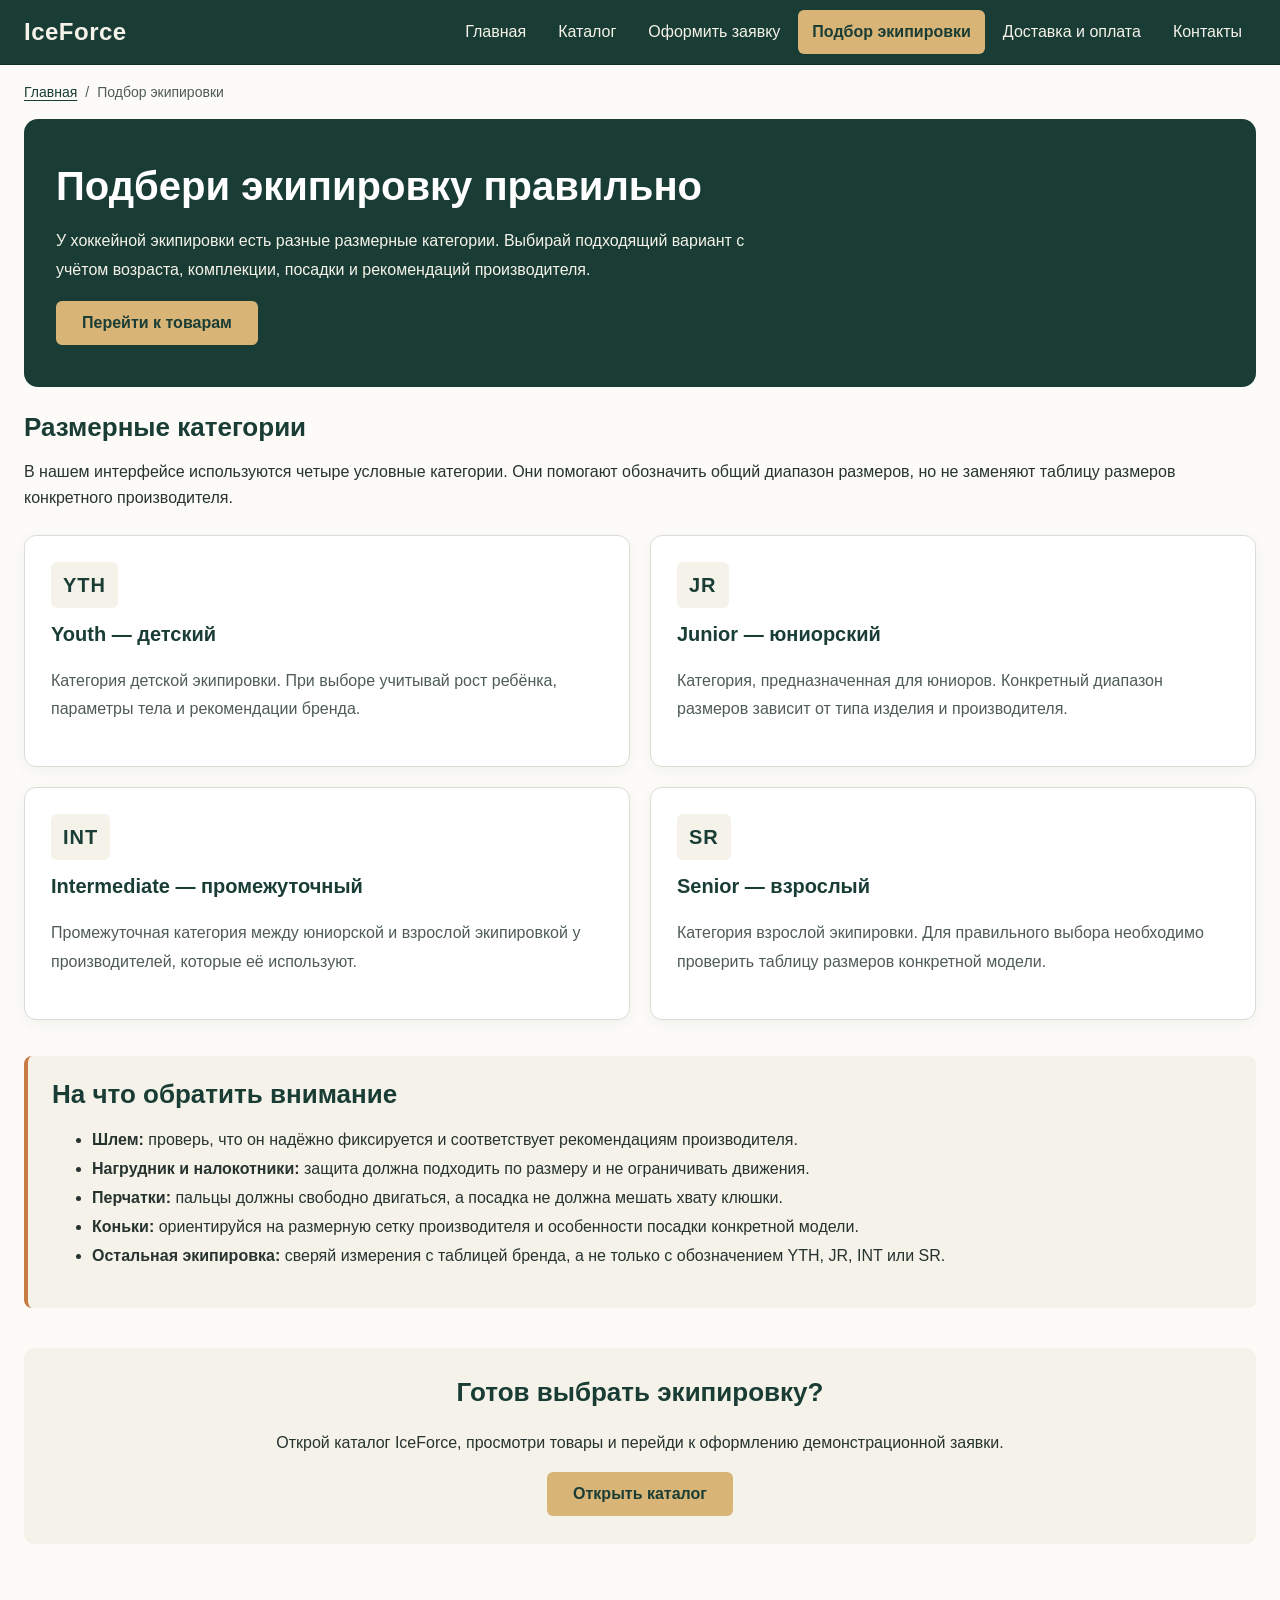
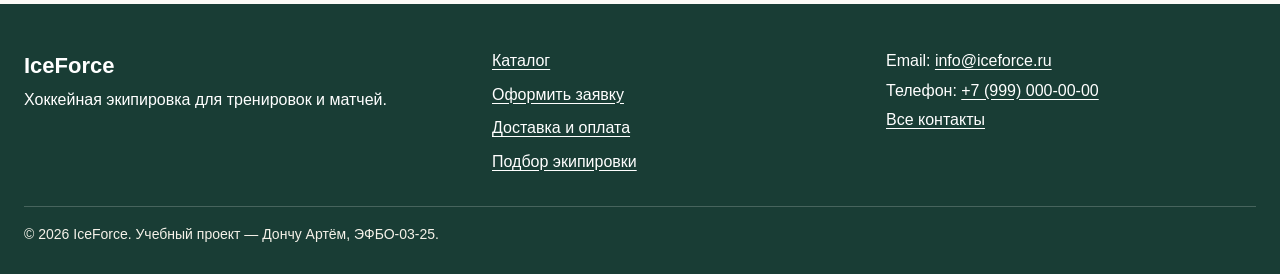
<file: size-guide.html>
<!DOCTYPE html>
<html lang="ru">
<head>
  <meta charset="UTF-8">
  <meta name="viewport" content="width=device-width, initial-scale=1.0">
  <meta name="description" content="Руководство по выбору размерной категории хоккейной экипировки IceForce.">
  <meta name="theme-color" content="#193d35">
  <title>Подбор экипировки — IceForce</title>
  <link rel="stylesheet" href="css/style.css">
  <link rel="stylesheet" href="css/responsive.css">
  <script>document.documentElement.classList.add('js');</script>
  <script src="js/main.js" defer></script>
</head>
<body>

<a class="skip-link" href="#main">Перейти к основному содержимому</a>

<header class="site-header">
  <div class="site-header__inner container">
    <a class="site-header__logo" href="index.html">IceForce</a>

    <button class="site-header__menu-button" type="button" aria-expanded="false" aria-controls="site-nav">
      <span class="site-header__menu-icon" aria-hidden="true"></span>
      Меню
    </button>

    <nav class="site-nav" id="site-nav" aria-label="Основная навигация">
      <ul class="site-nav__list">
        <li><a class="site-nav__link" href="index.html">Главная</a></li>
        <li><a class="site-nav__link" href="catalog.html">Каталог</a></li>
        <li><a class="site-nav__link" href="order.html">Оформить заявку</a></li>
        <li><a class="site-nav__link site-nav__link--active" href="size-guide.html" aria-current="page">Подбор экипировки</a></li>
        <li><a class="site-nav__link" href="delivery.html">Доставка и оплата</a></li>
        <li><a class="site-nav__link" href="contacts.html">Контакты</a></li>
      </ul>
    </nav>
  </div>
</header>

<main id="main" tabindex="-1">
  <div class="container">
  <nav class="breadcrumbs" aria-label="Хлебные крошки">
    <ol class="breadcrumbs__list">
      <li class="breadcrumbs__item"><a class="breadcrumbs__link" href="index.html">Главная</a></li>
      <li class="breadcrumbs__item" aria-current="page">Подбор экипировки</li>
    </ol>
  </nav>

    <section class="page-banner" aria-labelledby="size-title">
      <h1 id="size-title">Подбери экипировку правильно</h1>
      <p>
        У хоккейной экипировки есть разные размерные категории.
        Выбирай подходящий вариант с учётом возраста, комплекции,
        посадки и рекомендаций производителя.
      </p>
      <a class="button button--primary" href="catalog.html">Перейти к товарам</a>
    </section>

    <section aria-labelledby="categories-title">
      <h2 class="section-title" id="categories-title">Размерные категории</h2>
      <p>
        В нашем интерфейсе используются четыре условные категории.
        Они помогают обозначить общий диапазон размеров, но не заменяют
        таблицу размеров конкретного производителя.
      </p>
      <ul class="info-grid info-grid--sizes">
        <li class="info-card">
          <span class="info-card__code" aria-hidden="true">YTH</span>
          <h3>Youth — детский</h3>
          <p>Категория детской экипировки. При выборе учитывай рост ребёнка, параметры тела и рекомендации бренда.</p>
        </li>
        <li class="info-card">
          <span class="info-card__code" aria-hidden="true">JR</span>
          <h3>Junior — юниорский</h3>
          <p>Категория, предназначенная для юниоров. Конкретный диапазон размеров зависит от типа изделия и производителя.</p>
        </li>
        <li class="info-card">
          <span class="info-card__code" aria-hidden="true">INT</span>
          <h3>Intermediate — промежуточный</h3>
          <p>Промежуточная категория между юниорской и взрослой экипировкой у производителей, которые её используют.</p>
        </li>
        <li class="info-card">
          <span class="info-card__code" aria-hidden="true">SR</span>
          <h3>Senior — взрослый</h3>
          <p>Категория взрослой экипировки. Для правильного выбора необходимо проверить таблицу размеров конкретной модели.</p>
        </li>
      </ul>
    </section>

    <section class="note" aria-labelledby="advice-title">
      <h2 class="section-title" id="advice-title">На что обратить внимание</h2>
      <ul>
        <li><strong>Шлем:</strong> проверь, что он надёжно фиксируется и соответствует рекомендациям производителя.</li>
        <li><strong>Нагрудник и налокотники:</strong> защита должна подходить по размеру и не ограничивать движения.</li>
        <li><strong>Перчатки:</strong> пальцы должны свободно двигаться, а посадка не должна мешать хвату клюшки.</li>
        <li><strong>Коньки:</strong> ориентируйся на размерную сетку производителя и особенности посадки конкретной модели.</li>
        <li><strong>Остальная экипировка:</strong> сверяй измерения с таблицей бренда, а не только с обозначением YTH, JR, INT или SR.</li>
      </ul>
    </section>

    <section class="cta" aria-labelledby="size-cta-title">
      <h2 id="size-cta-title">Готов выбрать экипировку?</h2>
      <p>Открой каталог IceForce, просмотри товары и перейди к оформлению демонстрационной заявки.</p>
      <a class="button button--primary" href="catalog.html">Открыть каталог</a>
    </section>
  </div>
</main>

<footer class="site-footer">
  <div class="site-footer__inner container">
    <div>
      <p class="site-footer__title">IceForce</p>
      <p>Хоккейная экипировка для тренировок и матчей.</p>
    </div>

    <nav aria-label="Дополнительная навигация">
      <ul class="site-footer__links">
        <li><a href="catalog.html">Каталог</a></li>
        <li><a href="order.html">Оформить заявку</a></li>
        <li><a href="delivery.html">Доставка и оплата</a></li>
        <li><a href="size-guide.html">Подбор экипировки</a></li>
      </ul>
    </nav>

    <div>
      <p>Email: <a href="mailto:info@iceforce.ru">info@iceforce.ru</a></p>
      <p>Телефон: <a href="tel:+79990000000">+7 (999) 000-00-00</a></p>
      <p><a href="contacts.html">Все контакты</a></p>
    </div>

    <p class="site-footer__copyright">© 2026 IceForce. Учебный проект — Дончу Артём, ЭФБО-03-25.</p>
  </div>
</footer>

<button class="scroll-top" id="scroll-top" type="button">
  <span aria-hidden="true">↑</span> Наверх
</button>

<div class="toast" id="toast" role="status" aria-live="polite"></div>

</body>
</html>
</file>
<file: css/style.css>
/* =========================================================
   IceForce — базовые стили (Mobile First)
   Здесь описана мобильная версия сайта. Расширение под планшеты
   и desktop находится в css/responsive.css (медиазапросы min-width).
   ========================================================= */

/* ---------- Переменные ---------- */
:root {
  --color-primary: #193d35;
  --color-primary-dark: #102d27;
  --color-accent: #d9b477;
  --color-accent-light: #e8c993;
  --color-copper: #c77b45;
  --color-danger: #a8403e;
  --color-success: #1d6b3a;
  --color-text: #26332f;
  --color-muted: #4f5c56;
  --color-bg: #fcfbf7;
  --color-bg-secondary: #f5f2e9;
  --color-border: #d8ded5;
  --color-white: #ffffff;
  --focus-color: #193d35;

  --space-xs: 4px;
  --space-sm: 8px;
  --space-md: 16px;
  --space-lg: 24px;
  --space-xl: 40px;

  --radius-sm: 6px;
  --radius-md: 10px;
  --radius-lg: 16px;

  --container-width: 1280px;
  --container-padding: 16px;
  --header-height: 64px;
  --tap-size: 44px;
}

/* ---------- Базовые правила ---------- */
*,
*::before,
*::after {
  box-sizing: border-box;
}

html {
  scroll-behavior: smooth;
  scroll-padding-top: calc(var(--header-height) + var(--space-md));
  -webkit-text-size-adjust: 100%;
  text-size-adjust: 100%;
}

body {
  display: flex;
  flex-direction: column;
  min-height: 100vh;
  margin: 0;
  color: var(--color-text);
  background-color: var(--color-bg);
  font-family: Arial, "Helvetica Neue", sans-serif;
  font-size: 16px;
  line-height: 1.6;
  overflow-wrap: break-word;
}

main {
  flex: 1 0 auto;
  min-width: 0;
}

main:focus {
  outline: none;
}

/* Изображения никогда не выходят за пределы контейнера */
img,
video,
picture {
  max-width: 100%;
  height: auto;
}

img {
  display: block;
}

/* Атрибут hidden всегда скрывает элемент, даже если у блока задан display */
[hidden] {
  display: none !important;
}

a {
  color: inherit;
}

button,
input,
select,
textarea {
  font: inherit;
  color: inherit;
}

h1,
h2,
h3 {
  line-height: 1.25;
}

h1 {
  font-size: 28px;
}

h2 {
  font-size: 23px;
}

h3 {
  font-size: 18px;
}

/* Скрыть визуально, но оставить для скринридеров */
.visually-hidden {
  position: absolute !important;
  width: 1px;
  height: 1px;
  padding: 0;
  margin: -1px;
  overflow: hidden;
  clip: rect(0 0 0 0);
  clip-path: inset(50%);
  white-space: nowrap;
  border: 0;
}

/* ---------- Видимый фокус ---------- */
:focus-visible {
  outline: 3px solid var(--focus-color);
  outline-offset: 3px;
}

.site-header,
.site-footer,
.hero,
.page-banner {
  --focus-color: var(--color-accent);
}

/* ---------- Ссылка пропуска навигации ---------- */
.skip-link {
  position: absolute;
  top: var(--space-sm);
  left: var(--space-sm);
  z-index: 100;
  padding: var(--space-sm) var(--space-md);
  color: var(--color-primary);
  background-color: var(--color-accent);
  border-radius: var(--radius-sm);
  font-weight: 700;
  text-decoration: none;
  transform: translateY(-200%);
}

.skip-link:focus {
  transform: translateY(0);
}

/* ---------- Контейнер ---------- */
.container {
  width: 100%;
  max-width: var(--container-width);
  margin-right: auto;
  margin-left: auto;
  padding-right: var(--container-padding);
  padding-left: var(--container-padding);
}

/* =========================================================
   Шапка и навигация
   ========================================================= */
.site-header {
  position: sticky;
  top: 0;
  z-index: 50;
  color: var(--color-bg-secondary);
  background-color: var(--color-primary);
  border-bottom: 1px solid var(--color-primary-dark);
}

.site-header__inner {
  display: flex;
  flex-wrap: wrap;
  align-items: center;
  justify-content: space-between;
  gap: var(--space-sm) var(--space-md);
  min-height: var(--header-height);
  padding-top: var(--space-sm);
  padding-bottom: var(--space-sm);
}

.site-header__logo {
  display: inline-flex;
  align-items: center;
  min-height: var(--tap-size);
  color: var(--color-bg-secondary);
  font-size: 24px;
  font-weight: 700;
  text-decoration: none;
  letter-spacing: 0.5px;
}

/* Кнопка мобильного меню видна только при включённом JS */
.site-header__menu-button {
  display: none;
  align-items: center;
  gap: var(--space-sm);
  min-height: var(--tap-size);
  padding: var(--space-sm) var(--space-md);
  color: var(--color-bg-secondary);
  background-color: transparent;
  border: 1px solid rgba(245, 242, 233, 0.5);
  border-radius: var(--radius-sm);
  font-weight: 700;
  cursor: pointer;
}

.js .site-header__menu-button {
  display: inline-flex;
}

.site-header__menu-icon,
.site-header__menu-icon::before,
.site-header__menu-icon::after {
  display: block;
  width: 20px;
  height: 2px;
  background-color: currentColor;
  border-radius: 2px;
  transition: transform 0.2s ease, background-color 0.2s ease;
}

.site-header__menu-icon {
  position: relative;
}

.site-header__menu-icon::before,
.site-header__menu-icon::after {
  content: "";
  position: absolute;
  left: 0;
}

.site-header__menu-icon::before {
  top: -6px;
}

.site-header__menu-icon::after {
  top: 6px;
}

.site-header__menu-button[aria-expanded="true"] .site-header__menu-icon {
  background-color: transparent;
}

.site-header__menu-button[aria-expanded="true"] .site-header__menu-icon::before {
  transform: translateY(6px) rotate(45deg);
}

.site-header__menu-button[aria-expanded="true"] .site-header__menu-icon::after {
  transform: translateY(-6px) rotate(-45deg);
}

/* Мобильная навигация: на всю ширину под логотипом */
.site-nav {
  flex-basis: 100%;
}

.js .site-nav {
  display: none;
}

.js .site-nav--open {
  display: block;
}

.site-nav__list {
  display: flex;
  flex-direction: column;
  gap: var(--space-xs);
  margin: 0;
  padding: var(--space-sm) 0 var(--space-md);
  list-style: none;
}

.site-nav__link {
  display: flex;
  align-items: center;
  min-height: var(--tap-size);
  padding: var(--space-sm) var(--space-md);
  color: var(--color-bg-secondary);
  border-radius: var(--radius-sm);
  text-decoration: none;
}

.site-nav__link:hover {
  color: var(--color-primary);
  background-color: #e5e9df;
}

.site-nav__link--active,
.site-nav__link[aria-current="page"] {
  color: var(--color-primary);
  background-color: var(--color-accent);
  font-weight: 700;
}

/* =========================================================
   Хлебные крошки и заголовки страниц
   ========================================================= */
.breadcrumbs {
  margin: var(--space-md) 0;
  font-size: 14px;
}

.breadcrumbs__list {
  display: flex;
  flex-wrap: wrap;
  gap: var(--space-xs) var(--space-sm);
  margin: 0;
  padding: 0;
  list-style: none;
}

.breadcrumbs__item + .breadcrumbs__item::before {
  content: "/";
  margin-right: var(--space-sm);
  color: var(--color-muted);
}

.breadcrumbs__link {
  color: var(--color-primary);
  text-decoration: underline;
  text-underline-offset: 3px;
}

.breadcrumbs__item[aria-current="page"] {
  color: var(--color-muted);
}

.page-intro {
  margin-bottom: var(--space-lg);
}

.page-intro h1 {
  margin: 0 0 var(--space-sm);
}

.page-intro p {
  margin: 0;
  color: var(--color-muted);
}

.section {
  padding: var(--space-xl) 0 0;
}

.section-title {
  margin: 0 0 var(--space-md);
  color: var(--color-primary);
}

.section-lead {
  margin: 0 0 var(--space-lg);
  color: var(--color-muted);
}

/* =========================================================
   Hero
   ========================================================= */
.hero {
  position: relative;
  display: flex;
  align-items: center;
  min-height: 360px;
  margin-top: var(--space-md);
  overflow: hidden;
  color: var(--color-white);
  background-color: var(--color-primary-dark);
  border-radius: var(--radius-lg);
  isolation: isolate;
}

.hero__media {
  position: absolute;
  inset: 0;
  z-index: -2;
}

.hero__media img {
  width: 100%;
  height: 100%;
  object-fit: cover;
}

.hero::after {
  content: "";
  position: absolute;
  inset: 0;
  z-index: -1;
  background: linear-gradient(180deg, rgba(15, 39, 33, 0.72), rgba(15, 39, 33, 0.86));
}

.hero__content {
  width: 100%;
  padding: var(--space-xl) var(--space-md);
  text-align: center;
}

.hero__title {
  margin: 0 0 var(--space-md);
  font-size: 30px;
}

.hero__text {
  max-width: 640px;
  margin: 0 auto var(--space-lg);
  font-size: 17px;
}

.hero__actions {
  display: flex;
  flex-direction: column;
  gap: var(--space-sm);
}

/* =========================================================
   Кнопки
   ========================================================= */
.button {
  display: inline-flex;
  align-items: center;
  justify-content: center;
  gap: var(--space-sm);
  min-height: var(--tap-size);
  padding: var(--space-sm) var(--space-lg);
  border: 2px solid transparent;
  border-radius: var(--radius-sm);
  font-weight: 700;
  line-height: 1.3;
  text-align: center;
  text-decoration: none;
  cursor: pointer;
  transition: background-color 0.2s ease, color 0.2s ease, border-color 0.2s ease;
}

.button--primary {
  color: var(--color-primary);
  background-color: var(--color-accent);
}

.button--primary:hover {
  background-color: var(--color-accent-light);
}

.button--secondary {
  color: var(--color-primary);
  background-color: transparent;
  border-color: var(--color-primary);
}

.button--secondary:hover {
  color: var(--color-white);
  background-color: var(--color-primary);
}

.button--light {
  color: var(--color-white);
  background-color: transparent;
  border-color: var(--color-white);
}

.button--light:hover {
  color: var(--color-primary);
  background-color: var(--color-white);
}

.button:disabled {
  opacity: 0.6;
  cursor: not-allowed;
}

/* =========================================================
   Преимущества
   ========================================================= */
.advantages__grid {
  display: grid;
  grid-template-columns: 1fr;
  gap: var(--space-md);
}

.advantage {
  position: relative;
  min-width: 0;
  padding: var(--space-lg) var(--space-lg) var(--space-lg) 28px;
  overflow: hidden;
  background: linear-gradient(135deg, #ffffff 0%, #f7f5ee 100%);
  border: 1px solid var(--color-border);
  border-radius: var(--radius-md);
  box-shadow: 0 4px 14px rgba(25, 61, 53, 0.045);
  transition: transform 0.25s ease, box-shadow 0.25s ease, border-color 0.25s ease;
}

.advantage::before {
  content: "";
  position: absolute;
  top: 0;
  left: 0;
  width: 4px;
  height: 100%;
  background: var(--color-copper);
  transition: width 0.25s ease;
}

.advantage:hover {
  transform: translateY(-4px);
  border-color: #c7a47a;
  box-shadow: 0 10px 26px rgba(25, 61, 53, 0.1);
}

.advantage:hover::before {
  width: 6px;
}

.advantage__title {
  margin: 0 0 var(--space-sm);
  color: var(--color-primary);
  font-size: 17px;
}

.advantage__text {
  margin: 0;
  color: var(--color-muted);
  font-size: 15px;
}

/* =========================================================
   Карточки товаров (CSS Grid)
   ========================================================= */
.products-grid {
  display: grid;
  grid-template-columns: 1fr;
  gap: var(--space-md);
  margin: 0;
  padding: 0;
  list-style: none;
}

.product-card {
  display: flex;
  flex-direction: column;
  gap: var(--space-sm);
  min-width: 0;
  height: 100%;
  padding: var(--space-md);
  background-color: var(--color-white);
  border: 1px solid var(--color-border);
  border-radius: var(--radius-md);
  transition: border-color 0.2s ease, box-shadow 0.2s ease;
}

.product-card:hover,
.product-card:focus-within {
  border-color: var(--color-copper);
  box-shadow: 0 8px 22px rgba(25, 61, 53, 0.08);
}

.product-card--featured {
  border-color: var(--color-copper);
}

.product-card__image-wrapper {
  position: relative;
  overflow: hidden;
  background-color: var(--color-white);
  border-radius: var(--radius-md);
}

.product-card__image {
  width: 100%;
  height: 220px;
  object-fit: contain;
}

.product-card__badge {
  position: absolute;
  top: 10px;
  left: 10px;
  z-index: 1;
  padding: 4px 10px;
  color: var(--color-white);
  background-color: var(--color-primary);
  border-radius: var(--radius-sm);
  font-size: 13px;
  font-weight: 700;
}

.product-card__badge--new {
  background-color: var(--color-success);
}

.product-card__badge--discount {
  background-color: var(--color-danger);
}

.product-card__category {
  margin: 0;
  color: var(--color-muted);
  font-size: 14px;
  font-weight: 700;
}

.product-card__title {
  margin: 0;
  font-size: 19px;
}

.product-card__link {
  color: var(--color-primary);
  text-decoration: none;
}

.product-card__link:hover {
  text-decoration: underline;
  text-underline-offset: 3px;
}

.product-card__description {
  margin: 0;
  color: var(--color-muted);
}

.product-card__price {
  margin: 0;
  color: var(--color-primary);
  font-size: 20px;
  font-weight: 700;
}

/* Кнопки карточки — Flexbox: переносятся, не слипаются */
.product-card__actions {
  display: flex;
  flex-wrap: wrap;
  gap: var(--space-sm);
  margin-top: auto;
  padding-top: var(--space-sm);
}

.product-card__actions .button {
  flex: 1 1 140px;
}

/* =========================================================
   Карусели категорий
   ========================================================= */
.category-section__heading {
  display: flex;
  flex-wrap: wrap;
  align-items: flex-end;
  justify-content: space-between;
  gap: var(--space-md);
  margin-bottom: var(--space-md);
}

.category-section__heading .section-title {
  margin-bottom: var(--space-xs);
}

.category-section__description {
  margin: 0;
  color: var(--color-muted);
}

.category-carousel-controls {
  display: flex;
  gap: 10px;
}

.category-arrow {
  display: inline-flex;
  align-items: center;
  justify-content: center;
  width: var(--tap-size);
  height: var(--tap-size);
  color: var(--color-text);
  background: var(--color-white);
  border: 1px solid var(--color-border);
  border-radius: 50%;
  font-size: 28px;
  line-height: 1;
  cursor: pointer;
}

.category-arrow:hover:not(:disabled) {
  color: var(--color-white);
  background-color: var(--color-primary);
  border-color: var(--color-primary);
}

.category-arrow:disabled {
  opacity: 0.4;
  cursor: default;
}

/* Горизонтальная прокрутка — только внутри карусели, не всей страницы */
.category-carousel {
  width: 100%;
  min-width: 0;
  overflow-x: auto;
  overflow-y: hidden;
  padding: 4px 4px 14px;
  scroll-snap-type: x mandatory;
  scroll-behavior: smooth;
  overscroll-behavior-x: contain;
  scrollbar-width: thin;
  scrollbar-color: var(--color-border) var(--color-bg-secondary);
}

.category-carousel__list {
  display: flex;
  gap: var(--space-md);
  margin: 0;
  padding: 0;
  list-style: none;
}

.category-carousel__item {
  flex: 0 0 78%;
  max-width: 280px;
  scroll-snap-align: start;
}

.category-carousel--slides .category-carousel__item {
  flex-basis: 62%;
  max-width: 220px;
}

.category-card {
  display: flex;
  flex-direction: column;
  height: 100%;
  overflow: hidden;
  color: var(--color-text);
  background: var(--color-white);
  border: 1px solid var(--color-border);
  border-radius: var(--radius-lg);
  text-decoration: none;
  transition: transform 0.18s ease, border-color 0.18s ease, box-shadow 0.18s ease;
}

.category-card:hover {
  transform: translateY(-2px);
  border-color: var(--color-primary);
  box-shadow: 0 8px 22px rgba(0, 0, 0, 0.07);
}

.category-card__image {
  width: 100%;
  aspect-ratio: 1 / 1;
  padding: var(--space-md);
  object-fit: contain;
}

.category-card__content {
  display: flex;
  flex: 1;
  flex-direction: column;
  padding: 0 var(--space-md) var(--space-md);
}

.category-card__title {
  margin: 0 0 var(--space-xs);
  font-size: 18px;
}

.category-card__description {
  margin: 0 0 var(--space-sm);
  color: var(--color-muted);
  font-size: 14px;
  line-height: 1.4;
}

.category-card__link {
  margin-top: auto;
  color: var(--color-primary);
  font-size: 14px;
  font-weight: 700;
}

/* =========================================================
   Информационные блоки
   ========================================================= */
.info-block {
  margin-top: var(--space-xl);
  padding: var(--space-lg);
  background-color: var(--color-bg-secondary);
  border-left: 4px solid var(--color-primary);
  border-radius: var(--radius-sm);
}

.info-block h2 {
  margin-top: 0;
}

.page-banner {
  margin-bottom: var(--space-lg);
  padding: 28px 22px;
  color: var(--color-white);
  background: var(--color-primary);
  border-radius: 14px;
}

.page-banner h1 {
  margin: 0 0 var(--space-md);
  font-size: 28px;
}

.page-banner p {
  max-width: 700px;
  color: var(--color-bg-secondary);
  line-height: 1.8;
}

.note {
  margin: 28px 0;
  padding: 22px 24px;
  line-height: 1.8;
  background: var(--color-bg-secondary);
  border-left: 4px solid var(--color-copper);
  border-radius: 8px;
}

.cta {
  margin-top: var(--space-xl);
  padding: 28px var(--space-md);
  text-align: center;
  background: var(--color-bg-secondary);
  border-radius: var(--radius-md);
}

.cta h2 {
  margin-top: 0;
  color: var(--color-primary);
}

/* Карточки на страницах доставки и подбора экипировки */
.info-grid {
  display: grid;
  grid-template-columns: 1fr;
  gap: 20px;
  margin: var(--space-lg) 0 36px;
  padding: 0;
  list-style: none;
}

.info-card {
  min-width: 0;
  padding: 22px;
  background: var(--color-white);
  border: 1px solid var(--color-border);
  border-radius: 12px;
  box-shadow: 0 4px 14px rgba(25, 61, 53, 0.05);
}

.info-card h3 {
  margin-top: 0;
  color: var(--color-primary);
  font-size: 20px;
}

.info-card p,
.info-card li {
  color: var(--color-muted);
  line-height: 1.8;
}

.info-card__code {
  display: inline-block;
  margin-bottom: 14px;
  padding: 7px 12px;
  color: var(--color-primary);
  background: var(--color-bg-secondary);
  border-radius: var(--radius-sm);
  font-size: 20px;
  font-weight: 800;
  letter-spacing: 1px;
}

/* =========================================================
   Каталог
   ========================================================= */
.catalog-layout {
  display: grid;
  grid-template-columns: minmax(0, 1fr);
  gap: var(--space-lg);
}

.catalog-filters {
  min-width: 0;
  padding: var(--space-md);
  background-color: var(--color-bg-secondary);
  border: 1px solid var(--color-border);
  border-radius: var(--radius-md);
}

.catalog-filters__header {
  display: flex;
  flex-wrap: wrap;
  align-items: center;
  justify-content: space-between;
  gap: var(--space-sm);
}

.catalog-filters__title {
  margin: 0;
  font-size: 20px;
}

.catalog-filters__toggle {
  display: none;
}

.js .catalog-filters__toggle {
  display: inline-flex;
}

.filters-form {
  display: flex;
  flex-direction: column;
  gap: var(--space-md);
  margin-top: var(--space-md);
}

.js .filters-form {
  display: none;
}

.js .filters-form--open {
  display: flex;
}

.filters-form__group {
  display: flex;
  flex-direction: column;
  gap: var(--space-xs);
  min-width: 0;
  margin: 0;
  padding: var(--space-md);
  background: var(--color-white);
  border: 1px solid var(--color-border);
  border-radius: var(--radius-sm);
}

.filters-form__legend {
  padding: 0 var(--space-xs);
  font-weight: 700;
}

.filters-form__option {
  display: flex;
  align-items: center;
  gap: var(--space-sm);
  min-height: var(--tap-size);
  cursor: pointer;
}

.filters-form__option input {
  width: 24px;
  height: 24px;
  margin: 0;
  accent-color: var(--color-primary);
}

.filters-form__count {
  margin-left: auto;
  color: var(--color-muted);
  font-size: 14px;
}

.filters-form__range {
  display: grid;
  grid-template-columns: 1fr 1fr;
  gap: var(--space-sm);
}

.filters-form__actions {
  display: flex;
  flex-wrap: wrap;
  gap: var(--space-sm);
}

.filters-form__actions .button {
  flex: 1 1 120px;
}

.catalog-products {
  min-width: 0;
}

.catalog-products__header {
  display: flex;
  flex-wrap: wrap;
  align-items: baseline;
  justify-content: space-between;
  gap: var(--space-xs) var(--space-md);
  margin-bottom: var(--space-md);
}

.catalog-products__title {
  margin: 0;
}

.catalog-products__count {
  margin: 0;
  color: var(--color-muted);
}

.catalog-empty {
  padding: var(--space-lg);
  text-align: center;
  background: var(--color-bg-secondary);
  border-radius: var(--radius-md);
}

.catalog-empty[hidden] {
  display: none;
}

/* =========================================================
   Страница товара
   ========================================================= */
.product {
  display: grid;
  grid-template-columns: minmax(0, 1fr);
  gap: var(--space-lg);
}

.product__figure {
  margin: 0;
  padding: var(--space-md);
  background: var(--color-white);
  border: 1px solid var(--color-border);
  border-radius: var(--radius-lg);
}

.product__image {
  width: 100%;
  aspect-ratio: 1 / 1;
  object-fit: contain;
}

.product__info {
  display: flex;
  flex-direction: column;
  gap: var(--space-sm);
  min-width: 0;
}

.product__category {
  margin: 0;
  color: var(--color-muted);
  font-weight: 700;
}

.product__title {
  margin: 0;
  color: var(--color-primary);
}

.product__price {
  margin: 0;
  color: var(--color-primary);
  font-size: 28px;
  font-weight: 700;
}

.product__lead {
  margin: 0;
  font-size: 17px;
}

.product__features {
  margin: 0;
  padding-left: 20px;
  color: var(--color-muted);
}

.product__sizes {
  margin: 0;
}

.product__actions {
  display: flex;
  flex-direction: column;
  gap: var(--space-sm);
  margin-top: var(--space-sm);
}

.product-section {
  margin-top: var(--space-xl);
}

.product-section p {
  max-width: 760px;
}

/* ---------- Таблица характеристик ----------
   На узком экране — карточное представление (каждая строка — карточка).
   С 480px — обычная таблица внутри .table-wrapper, которая
   прокручивается по горизонтали сама, не растягивая страницу. */
.table-wrapper {
  max-width: 100%;
  overflow-x: auto;
  -webkit-overflow-scrolling: touch;
}

.product-table {
  width: 100%;
  border-collapse: collapse;
}

.product-table thead {
  position: absolute;
  width: 1px;
  height: 1px;
  overflow: hidden;
  clip-path: inset(50%);
}

.product-table,
.product-table tbody,
.product-table tr,
.product-table th,
.product-table td {
  display: block;
}

.product-table tr {
  margin-bottom: var(--space-sm);
  padding: var(--space-md);
  background: var(--color-white);
  border: 1px solid var(--color-border);
  border-radius: var(--radius-md);
}

.product-table th[scope="row"] {
  margin-bottom: var(--space-xs);
  color: var(--color-primary);
  text-align: left;
}

.product-table td {
  display: grid;
  grid-template-columns: 110px minmax(0, 1fr);
  gap: var(--space-sm);
  padding: 2px 0;
}

.product-table td::before {
  content: attr(data-label);
  color: var(--color-muted);
  font-size: 14px;
}

/* =========================================================
   Формы
   ========================================================= */
.order-form {
  display: flex;
  flex-direction: column;
  gap: var(--space-md);
  min-width: 0;
}

.order-form__grid {
  display: grid;
  grid-template-columns: minmax(0, 1fr);
  gap: var(--space-md);
}

.order-form__fieldset {
  min-width: 0;
  margin: 0;
  padding: var(--space-md);
  background: var(--color-white);
  border: 1px solid var(--color-border);
  border-radius: var(--radius-md);
}

.order-form__legend {
  padding: 0 var(--space-xs);
  color: var(--color-primary);
  font-size: 18px;
  font-weight: 700;
}

.order-form__field {
  display: flex;
  flex-direction: column;
  gap: var(--space-xs);
  min-width: 0;
}

.order-form__label {
  font-weight: 700;
}

.order-form__required {
  color: var(--color-danger);
}

.order-form__input,
.order-form__select,
.order-form__textarea {
  width: 100%;
  min-height: var(--tap-size);
  padding: 10px 12px;
  color: var(--color-text);
  background-color: var(--color-white);
  border: 1px solid #8a968f;
  border-radius: var(--radius-sm);
  font-size: 16px; /* 16px — iOS не масштабирует страницу при фокусе */
}

.order-form__textarea {
  min-height: 120px;
  resize: vertical;
}

.order-form__input:focus-visible,
.order-form__select:focus-visible,
.order-form__textarea:focus-visible {
  border-color: var(--color-primary);
  outline: 3px solid rgba(25, 61, 53, 0.35);
  outline-offset: 0;
}

.order-form__input[readonly] {
  background-color: var(--color-bg-secondary);
}

.order-form__input[aria-invalid="true"],
.order-form__select[aria-invalid="true"],
.order-form__textarea[aria-invalid="true"] {
  border-color: var(--color-danger);
  border-width: 2px;
}

.order-form__hint {
  margin: 0;
  color: var(--color-muted);
  font-size: 14px;
}

.order-form__error {
  margin: 0;
  color: var(--color-danger);
  font-size: 14px;
  font-weight: 700;
}

.order-form__error:empty {
  display: none;
}

.order-form__radio-group {
  margin: 0;
  padding: 0;
  border: 0;
}

.order-form__radio-group legend {
  padding: 0;
}

.order-form__choices {
  display: flex;
  flex-wrap: wrap;
  gap: var(--space-sm) var(--space-lg);
}

.order-form__choice,
.order-form__checkbox {
  display: flex;
  align-items: flex-start;
  gap: var(--space-sm);
  min-height: var(--tap-size);
  padding-top: 10px;
  cursor: pointer;
}

.order-form__choice input,
.order-form__checkbox input {
  flex-shrink: 0;
  width: 24px;
  height: 24px;
  margin: 0;
  accent-color: var(--color-primary);
}

.order-form__actions {
  display: flex;
  flex-direction: column;
  gap: var(--space-sm);
}

.order-form__note {
  margin: 0;
  color: var(--color-muted);
  font-size: 14px;
}

/* ---------- Страница заявки ---------- */
.order-layout {
  display: grid;
  grid-template-columns: minmax(0, 1fr);
  gap: var(--space-lg);
}

.order-summary {
  min-width: 0;
  padding: var(--space-lg);
  background: var(--color-bg-secondary);
  border: 1px solid var(--color-border);
  border-radius: var(--radius-md);
}

.order-summary__title {
  margin: 0 0 var(--space-md);
  font-size: 20px;
}

.order-summary__list {
  display: grid;
  grid-template-columns: auto minmax(0, 1fr);
  gap: var(--space-sm) var(--space-md);
  margin: 0;
}

.order-summary__list dt {
  color: var(--color-muted);
}

.order-summary__list dd {
  margin: 0;
  font-weight: 700;
  text-align: right;
}

.order-summary__total {
  margin: var(--space-md) 0 0;
  padding-top: var(--space-md);
  border-top: 1px solid var(--color-border);
  color: var(--color-primary);
  font-size: 22px;
  font-weight: 700;
}

/* ---------- Контакты ---------- */
.contacts-layout {
  display: grid;
  grid-template-columns: minmax(0, 1fr);
  gap: var(--space-lg);
}

.contacts-info {
  min-width: 0;
  padding: var(--space-lg);
  background-color: var(--color-bg-secondary);
  border: 1px solid var(--color-border);
  border-radius: var(--radius-md);
}

.contacts-info h2,
.feedback h2 {
  margin-top: 0;
}

.contacts-info__list {
  display: grid;
  gap: var(--space-md);
  margin: 0;
}

.contacts-info__list dt {
  color: var(--color-muted);
  font-size: 14px;
}

.contacts-info__list dd {
  margin: 0;
  font-size: 18px;
  font-weight: 700;
}

.contacts-info__list a {
  display: inline-block;
  padding: 6px 0;
  color: var(--color-primary);
}

.feedback {
  min-width: 0;
}

/* =========================================================
   Модальное окно
   ========================================================= */
.order-dialog {
  width: calc(100% - 16px);
  max-width: 600px;
  max-height: calc(100dvh - 16px);
  padding: 0;
  overflow-y: auto;
  color: var(--color-text);
  background-color: var(--color-bg);
  border: none;
  border-radius: var(--radius-lg);
  box-shadow: 0 20px 50px rgba(0, 0, 0, 0.25);
  overscroll-behavior: contain;
}

.order-dialog::backdrop {
  background-color: rgba(0, 0, 0, 0.6);
}

.order-dialog__content {
  position: relative;
  padding: var(--space-lg) var(--space-md);
}

.order-dialog__title {
  margin: 0 0 var(--space-md);
  padding-right: 52px;
}

.order-dialog__close {
  position: absolute;
  top: var(--space-md);
  right: var(--space-md);
  width: var(--tap-size);
  height: var(--tap-size);
  color: var(--color-text);
  background-color: transparent;
  border: none;
  border-radius: 50%;
  font-size: 30px;
  line-height: 1;
  cursor: pointer;
}

.order-dialog__close:hover {
  background-color: var(--color-bg-secondary);
}

/* Блокируем прокрутку страницы под открытым окном */
body.has-dialog {
  overflow: hidden;
}

/* =========================================================
   Уведомление об отправке
   ========================================================= */
.toast {
  position: fixed;
  right: var(--space-md);
  bottom: var(--space-md);
  left: var(--space-md);
  z-index: 60;
  padding: var(--space-md) var(--space-lg);
  color: var(--color-white);
  background-color: var(--color-success);
  border-radius: var(--radius-md);
  box-shadow: 0 10px 30px rgba(0, 0, 0, 0.2);
  font-weight: 700;
}

.toast:empty {
  display: none;
}

/* =========================================================
   Подвал
   ========================================================= */
.site-footer {
  flex-shrink: 0;
  margin-top: 60px;
  padding: var(--space-xl) 0 var(--space-lg);
  color: var(--color-white);
  background-color: var(--color-primary);
}

.site-footer__inner {
  display: grid;
  grid-template-columns: minmax(0, 1fr);
  gap: var(--space-lg);
}

.site-footer__title {
  margin: 0 0 var(--space-xs);
  font-size: 22px;
  font-weight: 700;
}

.site-footer p {
  margin: var(--space-xs) 0;
}

.site-footer a {
  color: var(--color-white);
  text-underline-offset: 3px;
}

.site-footer__links {
  display: flex;
  flex-wrap: wrap;
  gap: 0 var(--space-lg);
  margin: 0;
  padding: 0;
  list-style: none;
}

.site-footer__links a {
  display: inline-block;
  padding: 10px 0;
}

.site-footer__copyright {
  padding-top: var(--space-md);
  border-top: 1px solid rgba(255, 255, 255, 0.2);
  color: var(--color-bg-secondary);
  font-size: 14px;
}

/* =========================================================
   Кнопка «Наверх»
   ========================================================= */
.scroll-top {
  position: fixed;
  right: var(--space-md);
  bottom: var(--space-md);
  z-index: 40;
  display: none;
  align-items: center;
  gap: var(--space-xs);
  min-height: var(--tap-size);
  padding: var(--space-sm) var(--space-md);
  color: var(--color-white);
  background-color: var(--color-primary);
  border: 2px solid var(--color-accent);
  border-radius: var(--radius-sm);
  font-weight: 700;
  cursor: pointer;
}

.scroll-top:hover {
  background-color: var(--color-primary-dark);
}

.scroll-top--visible {
  display: inline-flex;
}

/* =========================================================
   Пользователь попросил меньше анимации
   ========================================================= */
@media (prefers-reduced-motion: reduce) {
  html {
    scroll-behavior: auto;
  }

  *,
  *::before,
  *::after {
    transition-duration: 0.01ms !important;
    animation-duration: 0.01ms !important;
  }

  .advantage:hover,
  .category-card:hover {
    transform: none;
  }

  .category-carousel {
    scroll-behavior: auto;
  }
}

/* Телефон не переносится посреди номера */
a[href^="tel:"] {
  white-space: nowrap;
}
</file>
<file: css/responsive.css>
/* =========================================================
   IceForce — адаптивные стили
   Подход Mobile First: базовые (мобильные) стили лежат в style.css,
   здесь только расширения для экранов шире через min-width.

   Контрольные точки:
     480px  — крупные телефоны в альбомной ориентации
     768px  — планшеты
     1024px — небольшой desktop
     1440px — широкий desktop
   Проверенные ширины: 360, 430, 768, 1024, 1440px.
   ========================================================= */

/* ---------- ≥ 480px ---------- */
@media (min-width: 480px) {
  h1 {
    font-size: 32px;
  }

  /* Hero: кнопки встают в строку */
  .hero__actions {
    flex-direction: row;
    flex-wrap: wrap;
    justify-content: center;
  }

  /* Сетка карточек: 2 колонки */
  .products-grid {
    grid-template-columns: repeat(2, minmax(0, 1fr));
  }

  /* На главной «хит» занимает всю строку, остальные — по половине */
  .products-grid--popular > :first-child {
    grid-column: 1 / -1;
  }

  .products-grid--popular > :first-child .product-card__image {
    height: 260px;
  }

  .category-carousel__item {
    flex-basis: 240px;
  }

  .category-carousel--slides .category-carousel__item {
    flex-basis: 190px;
  }

  /* Таблица характеристик: обычная таблица в контейнере
     с собственной горизонтальной прокруткой */
  .product-table {
    display: table;
    min-width: 560px;
  }

  .product-table thead {
    position: static;
    width: auto;
    height: auto;
    overflow: visible;
    clip-path: none;
    display: table-header-group;
  }

  .product-table tbody {
    display: table-row-group;
  }

  .product-table tr {
    display: table-row;
    margin: 0;
    padding: 0;
    border: none;
    border-radius: 0;
  }

  .product-table th,
  .product-table td {
    display: table-cell;
    padding: 12px var(--space-md);
    text-align: left;
    vertical-align: top;
    border-bottom: 1px solid var(--color-border);
  }

  .product-table td::before {
    content: none;
  }

  .product-table thead th {
    color: var(--color-white);
    background: var(--color-primary);
  }

  .product-table thead th:first-child {
    border-top-left-radius: var(--radius-sm);
  }

  .product-table thead th:last-child {
    border-top-right-radius: var(--radius-sm);
  }

  .product-table tbody tr:nth-child(even) {
    background: var(--color-bg-secondary);
  }

  .product-table th[scope="row"] {
    margin: 0;
    width: 32%;
  }

  /* Формы: кнопки в строку */
  .order-form__actions {
    flex-direction: row;
    flex-wrap: wrap;
  }

  .product__actions {
    flex-direction: row;
    flex-wrap: wrap;
  }

  .toast {
    left: auto;
    max-width: 420px;
  }
}

/* ---------- ≥ 768px: планшет ---------- */
@media (min-width: 768px) {
  :root {
    --container-padding: 24px;
  }

  h1 {
    font-size: 36px;
  }

  h2 {
    font-size: 26px;
  }

  .hero {
    min-height: 420px;
    margin-top: var(--space-lg);
  }

  .hero__content {
    padding: 60px var(--space-xl);
  }

  .hero__title {
    font-size: 40px;
  }

  .hero__text {
    font-size: 18px;
  }

  .section {
    padding-top: 56px;
  }

  /* Преимущества: 3 колонки */
  .advantages__grid {
    grid-template-columns: repeat(3, minmax(0, 1fr));
  }

  /* На главной 3 карточки в ряд */
  .products-grid--popular {
    grid-template-columns: repeat(3, minmax(0, 1fr));
  }

  .products-grid--popular > :first-child {
    grid-column: auto;
  }

  .products-grid--popular > :first-child .product-card__image {
    height: 220px;
  }

  .category-carousel__item {
    flex-basis: 260px;
  }

  .category-carousel--slides .category-carousel__item {
    flex-basis: 210px;
  }

  /* Страница товара: фото и описание рядом */
  .product {
    grid-template-columns: minmax(0, 5fr) minmax(0, 6fr);
    align-items: start;
    gap: var(--space-xl);
  }

  .product-table {
    min-width: 0;
  }

  /* Форма: 2 колонки, широкие поля на всю строку */
  .order-form__grid {
    grid-template-columns: repeat(2, minmax(0, 1fr));
  }

  .order-form__field--wide {
    grid-column: 1 / -1;
  }

  .order-form__fieldset {
    padding: var(--space-lg);
  }

  .order-dialog__content {
    padding: var(--space-xl);
  }

  /* Доставка и подбор экипировки: карточки в 2 колонки */
  .info-grid {
    grid-template-columns: repeat(2, minmax(0, 1fr));
  }

  .page-banner {
    padding: 42px 32px;
  }

  .page-banner h1 {
    font-size: 40px;
  }

  .info-card {
    padding: 26px;
  }

  /* Подвал: 3 колонки */
  .site-footer__inner {
    grid-template-columns: 1.2fr 1fr 1fr;
  }

  .site-footer__copyright {
    grid-column: 1 / -1;
  }

  .site-footer__links {
    flex-direction: column;
  }

  .site-footer__links a {
    padding: 4px 0;
  }
}

/* ---------- ≥ 1024px: desktop ---------- */
@media (min-width: 1024px) {
  /* Навигация в строку, кнопка «Меню» не нужна */
  .js .site-header__menu-button {
    display: none;
  }

  .site-nav,
  .js .site-nav {
    display: block;
    flex-basis: auto;
  }

  .site-nav__list {
    flex-direction: row;
    flex-wrap: wrap;
    justify-content: flex-end;
    padding: 0;
  }

  .site-nav__link {
    padding: var(--space-sm) 14px;
  }

  .hero {
    min-height: 460px;
  }

  .hero__title {
    font-size: 46px;
  }

  /* Каталог: боковой фильтр + сетка */
  .catalog-layout {
    grid-template-columns: 260px minmax(0, 1fr);
    align-items: start;
  }

  .catalog-filters {
    position: sticky;
    top: calc(var(--header-height) + var(--space-md));
  }

  .js .catalog-filters__toggle {
    display: none;
  }

  .filters-form,
  .js .filters-form {
    display: flex;
  }

  /* Страница заявки: форма + сводка сбоку */
  .order-layout {
    grid-template-columns: minmax(0, 1fr) 320px;
    align-items: start;
  }

  .order-summary {
    position: sticky;
    top: calc(var(--header-height) + var(--space-md));
  }

  /* Контакты: информация и форма рядом */
  .contacts-layout {
    grid-template-columns: minmax(0, 2fr) minmax(0, 3fr);
    align-items: start;
  }

  /* Шаги оформления заказа — 4 в ряд */
  .info-grid--steps {
    grid-template-columns: repeat(4, minmax(0, 1fr));
  }

  .scroll-top {
    right: var(--space-lg);
    bottom: var(--space-lg);
  }
}

/* ---------- ≥ 1440px: широкий desktop ---------- */
@media (min-width: 1440px) {
  :root {
    --container-padding: 32px;
  }

  .hero {
    min-height: 520px;
  }

  .hero__title {
    font-size: 52px;
  }

  /* В каталоге хватает места на 3 колонки рядом с фильтром */
  .catalog-products .products-grid {
    grid-template-columns: repeat(3, minmax(0, 1fr));
  }

  .catalog-layout {
    grid-template-columns: 300px minmax(0, 1fr);
    gap: var(--space-xl);
  }

  .product-card__image {
    height: 240px;
  }

  .info-grid--sizes {
    grid-template-columns: repeat(4, minmax(0, 1fr));
  }
}

/* Устройства с мышью: карточки чуть «приподнимаются» при наведении */
@media (hover: hover) and (min-width: 768px) and (prefers-reduced-motion: no-preference) {
  .product-card:hover {
    transform: translateY(-3px);
  }

  .product-card {
    transition: transform 0.2s ease, border-color 0.2s ease, box-shadow 0.2s ease;
  }
}
</file>
